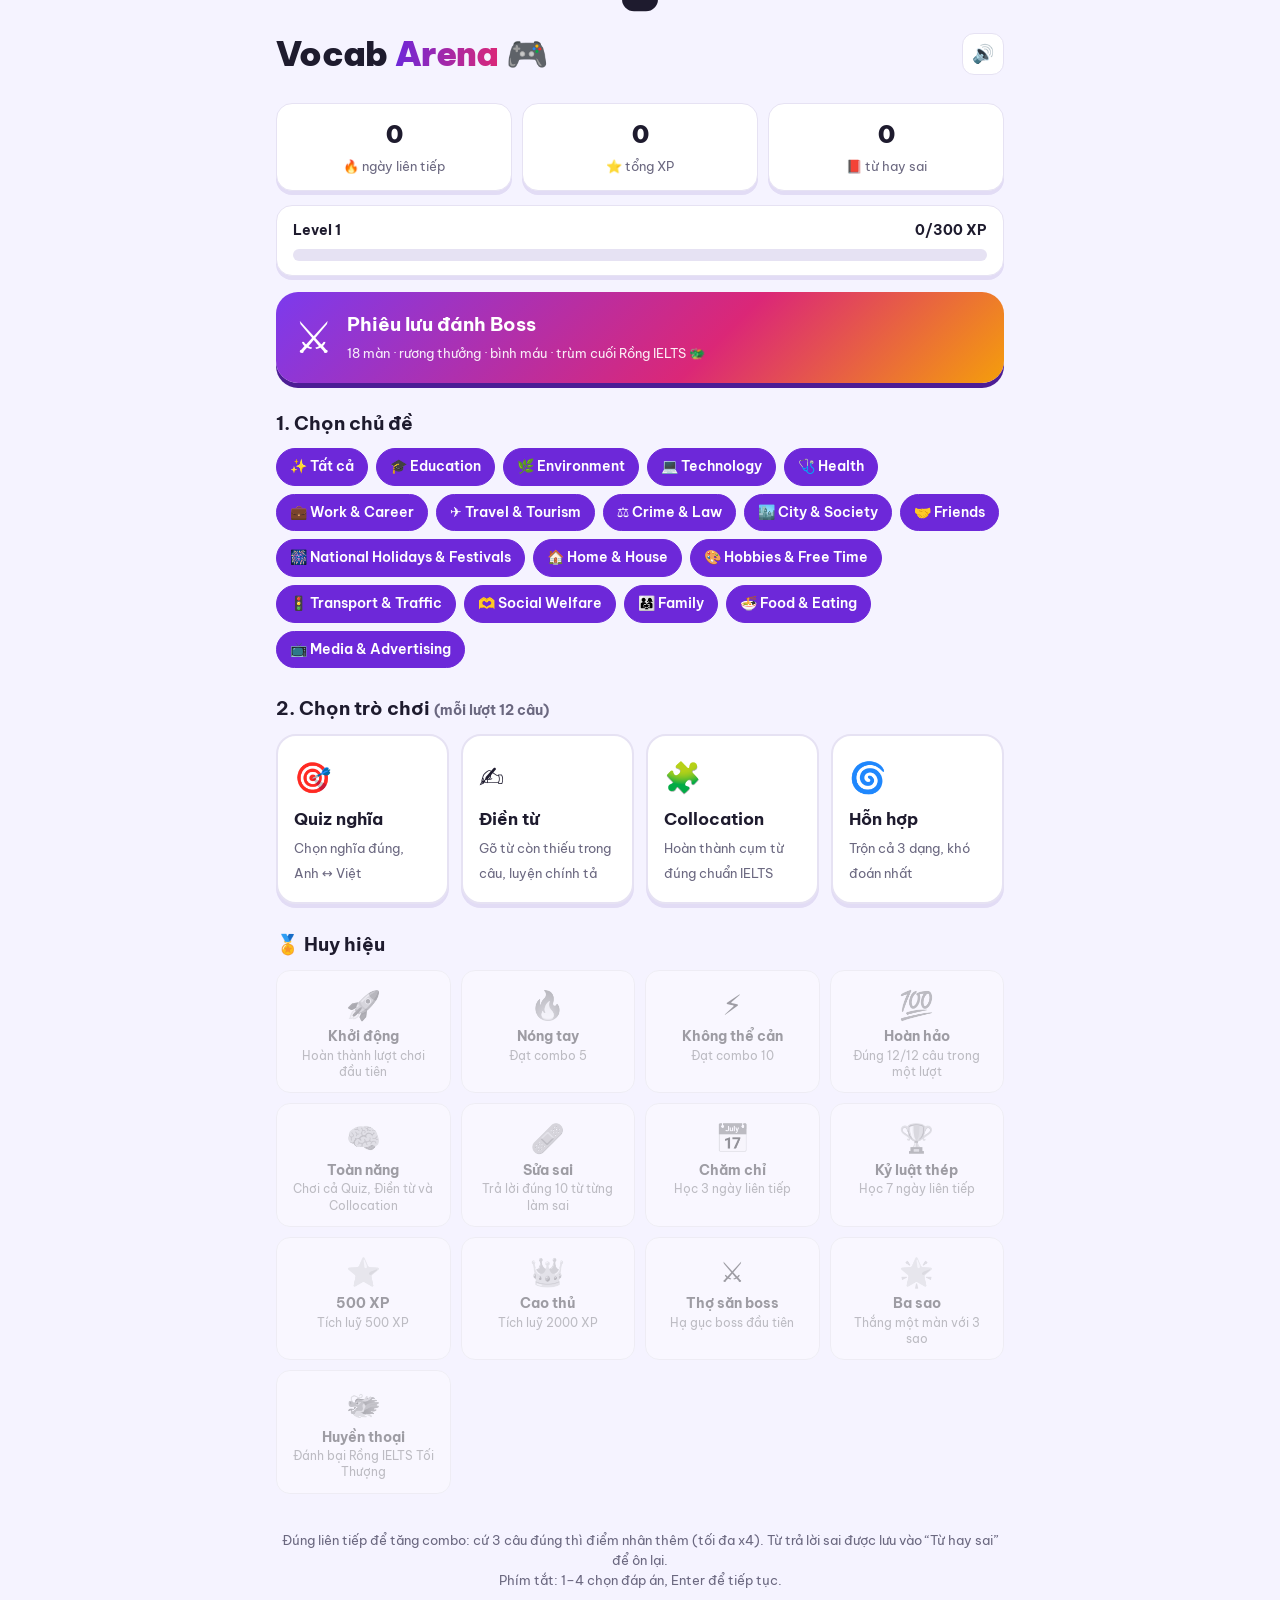
<file: ielts-vocab-games.html>
<!doctype html>
<html lang="vi">
<head>
<meta charset="utf-8">
<meta name="viewport" content="width=device-width, initial-scale=1">
<title>Vocab Arena</title>
<link href="https://fonts.googleapis.com/css2?family=Be+Vietnam+Pro:wght@400;500;600;700;800;900&display=swap" rel="stylesheet">
<style>
:root{
  --bg:#f5f3ff; --card:#ffffff; --ink:#1e1b2e; --muted:#6b6880; --line:#e6e2f3;
  --accent:#6d28d9; --accent-soft:#ede7fd; --pink:#db2777; --yellow:#f59e0b; --yellow-soft:#fef3c7;
  --good:#16a34a; --good-soft:#dcfce7; --bad:#dc2626; --bad-soft:#fee2e2; --shadow:0 4px 0 #e2dcf5;
}
@media (prefers-color-scheme: dark){
  :root:not([data-theme="light"]){
    --bg:#13111c; --card:#1d1a2a; --ink:#efecf8; --muted:#a39fb8; --line:#2f2b40;
    --accent:#a78bfa; --accent-soft:#2a2245; --pink:#f472b6; --yellow:#fbbf24; --yellow-soft:#3a2e12;
    --good:#4ade80; --good-soft:#143224; --bad:#f87171; --bad-soft:#3b1717; --shadow:0 4px 0 #0b0a12;
  }
}
:root[data-theme="dark"]{
  --bg:#13111c; --card:#1d1a2a; --ink:#efecf8; --muted:#a39fb8; --line:#2f2b40;
  --accent:#a78bfa; --accent-soft:#2a2245; --pink:#f472b6; --yellow:#fbbf24; --yellow-soft:#3a2e12;
  --good:#4ade80; --good-soft:#143224; --bad:#f87171; --bad-soft:#3b1717; --shadow:0 4px 0 #0b0a12;
}
*{box-sizing:border-box}
body{margin:0;background:var(--bg);color:var(--ink);font-family:"Be Vietnam Pro",system-ui,sans-serif;line-height:1.55;font-size:16px;overflow-x:hidden}
.wrap{max-width:760px;margin:0 auto;padding:0 16px 60px}
button{font:inherit;color:inherit;cursor:pointer}
.screen{display:none}.screen.show{display:block;animation:fade .25s}
@keyframes fade{from{opacity:0;transform:translateY(6px)}to{opacity:1;transform:none}}
header{padding:28px 0 8px;display:flex;justify-content:space-between;align-items:center;gap:12px}
.logo{font-weight:900;font-size:clamp(26px,6vw,34px);letter-spacing:-.02em}
.logo span{background:linear-gradient(90deg,var(--accent),var(--pink));-webkit-background-clip:text;background-clip:text;color:transparent}
.icon-btn{border:1px solid var(--line);background:var(--card);border-radius:12px;width:42px;height:42px;font-size:18px}
.stats{display:grid;grid-template-columns:repeat(3,1fr);gap:10px;margin:14px 0}
.stat{background:var(--card);border:1px solid var(--line);border-radius:16px;padding:12px;text-align:center;box-shadow:var(--shadow)}
.stat b{display:block;font-size:24px;font-weight:900}
.stat small{color:var(--muted);font-size:13px}
.level{background:var(--card);border:1px solid var(--line);border-radius:16px;padding:14px 16px;box-shadow:var(--shadow)}
.level .row{display:flex;justify-content:space-between;font-weight:700;font-size:14px}
.bar{height:12px;background:var(--line);border-radius:999px;overflow:hidden;margin-top:8px}
.bar i{display:block;height:100%;width:0;background:linear-gradient(90deg,var(--accent),var(--pink));border-radius:999px;transition:width .4s}
h2{font-size:19px;margin:26px 0 10px}
.chips{display:flex;flex-wrap:wrap;gap:8px}
.chip{border:1px solid var(--line);background:var(--card);border-radius:999px;padding:7px 13px;font-size:14px;font-weight:600}
.chip.on{background:var(--accent);border-color:var(--accent);color:#fff}
.chip.wrongbank.on{background:var(--pink);border-color:var(--pink)}
.modes{display:grid;grid-template-columns:repeat(auto-fit,minmax(160px,1fr));gap:12px}
.mode{border:2px solid var(--line);background:var(--card);border-radius:20px;padding:18px 16px;text-align:left;box-shadow:var(--shadow);transition:transform .1s}
.mode:hover{transform:translateY(-2px);border-color:var(--accent)}
.mode:active{transform:translateY(2px);box-shadow:none}
.mode .e{font-size:30px}
.mode b{display:block;font-size:17px;margin:6px 0 2px}
.mode span{color:var(--muted);font-size:13px}
.badges{display:grid;grid-template-columns:repeat(auto-fill,minmax(140px,1fr));gap:10px}
.badge{background:var(--card);border:1px solid var(--line);border-radius:14px;padding:12px;text-align:center}
.badge .e{font-size:28px}
.badge b{display:block;font-size:14px}
.badge small{color:var(--muted);font-size:12px;line-height:1.35;display:block}
.badge.locked{opacity:.4;filter:grayscale(1)}
/* game */
.topbar{display:flex;align-items:center;gap:10px;padding:20px 0 10px}
.topbar .bar{flex:1;margin:0}
.quit{border:0;background:transparent;font-size:22px;color:var(--muted);padding:4px}
.hud{display:flex;justify-content:space-between;align-items:center;margin:4px 0 14px;font-weight:700}
.combo{background:var(--yellow-soft);color:var(--yellow);padding:4px 12px;border-radius:999px;font-size:14px;transition:transform .15s}
.combo.pop{transform:scale(1.25)}
.score{font-size:20px;font-weight:900}
.qcard{background:var(--card);border:1px solid var(--line);border-radius:22px;padding:24px 20px;box-shadow:var(--shadow);text-align:center}
.qtype{font-size:12px;font-weight:800;letter-spacing:.08em;text-transform:uppercase;color:var(--pink)}
.qmain{font-size:clamp(24px,6vw,32px);font-weight:900;margin:10px 0 4px;word-break:break-word}
.qmain.sentence{font-size:clamp(18px,4.5vw,21px);font-weight:600;line-height:1.6}
.blank{display:inline-block;min-width:80px;border-bottom:3px solid var(--accent);color:var(--accent)}
.qsub{color:var(--muted);font-size:15px}
.qhint{margin-top:10px;font-size:14px;color:var(--muted)}
.opts{display:grid;gap:10px;margin-top:16px}
.opt{border:2px solid var(--line);background:var(--card);border-radius:16px;padding:14px 16px;text-align:left;font-weight:600;font-size:16px;box-shadow:var(--shadow);display:flex;gap:12px;align-items:center}
.opt .k{flex:0 0 26px;height:26px;border-radius:8px;border:1px solid var(--line);display:grid;place-items:center;font-size:13px;color:var(--muted)}
.opt:hover:not(:disabled){border-color:var(--accent)}
.opt.right{border-color:var(--good);background:var(--good-soft)}
.opt.wrong{border-color:var(--bad);background:var(--bad-soft);animation:shake .35s}
@keyframes shake{25%{transform:translateX(-6px)}75%{transform:translateX(6px)}}
.type{display:flex;gap:8px;margin-top:16px}
.type input{flex:1;min-width:0;border:2px solid var(--line);background:var(--card);color:var(--ink);border-radius:14px;padding:13px 14px;font:inherit;font-size:17px;font-weight:600}
.type input:focus{outline:none;border-color:var(--accent)}
.type input.right{border-color:var(--good);background:var(--good-soft)}
.type input.wrong{border-color:var(--bad);background:var(--bad-soft);animation:shake .35s}
.btn{border:0;background:var(--accent);color:#fff;border-radius:14px;padding:13px 20px;font-weight:800;box-shadow:0 4px 0 color-mix(in srgb,var(--accent) 60%,#000)}
.btn:active{transform:translateY(3px);box-shadow:none}
.btn.ghost{background:var(--card);color:var(--ink);border:1px solid var(--line);box-shadow:var(--shadow)}
.feedback{margin-top:14px;border-radius:18px;padding:16px;display:none;text-align:left}
.feedback.show{display:block;animation:fade .2s}
.feedback.ok{background:var(--good-soft)}
.feedback.no{background:var(--bad-soft)}
.feedback .t{font-weight:900;font-size:18px}
.feedback.ok .t{color:var(--good)} .feedback.no .t{color:var(--bad)}
.feedback .ex{margin-top:6px;font-size:15px}
.feedback .ex b{color:var(--accent)}
.feedback .btn{width:100%;margin-top:12px}
.plus{position:fixed;font-weight:900;color:var(--yellow);font-size:22px;pointer-events:none;animation:float 0.9s forwards;z-index:30}
@keyframes float{to{transform:translateY(-60px);opacity:0}}
/* result */
.result{text-align:center;padding-top:30px}
.result .big{font-size:64px;line-height:1}
.result h1{font-size:30px;margin:10px 0 4px}
.rgrid{display:grid;grid-template-columns:repeat(3,1fr);gap:10px;margin:20px 0}
.review{text-align:left}
.review .it{background:var(--card);border:1px solid var(--line);border-radius:14px;padding:10px 14px;margin-bottom:8px}
.review .it b{color:var(--accent)}
.actions{display:flex;gap:10px;justify-content:center;flex-wrap:wrap;margin-top:18px}
/* toast & confetti */
.toast{position:fixed;left:50%;top:16px;transform:translateX(-50%) translateY(-120%);background:var(--ink);color:var(--bg);padding:12px 18px;border-radius:14px;font-weight:700;z-index:40;transition:transform .35s;max-width:calc(100% - 32px);text-align:center}
.toast.show{transform:translateX(-50%) translateY(0)}
.cf{position:fixed;top:-12px;width:9px;height:14px;border-radius:2px;z-index:35;pointer-events:none;animation:fall linear forwards}
@keyframes fall{to{transform:translateY(105vh) rotate(720deg)}}
.empty{color:var(--muted);font-size:14px}
footer{color:var(--muted);font-size:13px;text-align:center;margin-top:36px}
/* ===== boss adventure ===== */
.adv{display:flex;align-items:center;gap:14px;width:100%;margin-top:16px;border:0;border-radius:22px;padding:18px;text-align:left;color:#fff;background:linear-gradient(135deg,#7c3aed,#db2777 60%,#f59e0b);box-shadow:0 5px 0 #4c1d95;transition:transform .1s}
.adv:hover{transform:translateY(-2px)}.adv:active{transform:translateY(3px);box-shadow:none}
.adv .e{font-size:44px;line-height:1}.adv b{font-size:19px;display:block}.adv span{font-size:13px;opacity:.92}
.mapbar{display:flex;gap:8px;flex-wrap:wrap;margin:6px 0}
.pill{background:var(--card);border:1px solid var(--line);border-radius:999px;padding:6px 12px;font-weight:700;font-size:14px}
.stages{display:grid;grid-template-columns:repeat(auto-fill,minmax(150px,1fr));gap:12px}
.stage{border:2px solid var(--line);background:var(--card);border-radius:18px;padding:14px 10px;text-align:center;box-shadow:var(--shadow)}
.stage .e{font-size:40px;line-height:1.15}
.stage b{display:block;font-size:14px;margin-top:6px;line-height:1.3}
.stage small{display:block;color:var(--muted);font-size:12px;line-height:1.4}
.stage .stars{color:var(--yellow);letter-spacing:2px;font-size:16px}
.stage.locked{opacity:.45;cursor:not-allowed}
.stage.final{grid-column:1/-1;background:linear-gradient(135deg,var(--accent-soft),var(--yellow-soft))}
.stage:not(.locked):hover{border-color:var(--accent)}
.stage.cur{border-color:var(--pink);animation:glow 1.6s ease-in-out infinite}
@keyframes glow{50%{box-shadow:0 0 0 4px color-mix(in srgb,var(--pink) 30%,transparent)}}
.shop{display:grid;gap:10px}
.shopit{display:flex;align-items:center;gap:12px;background:var(--card);border:1px solid var(--line);border-radius:16px;padding:12px 14px}
.shopit .e{font-size:28px}.shopit>div{flex:1;min-width:0}.shopit small{color:var(--muted);display:block;font-size:13px}
.shopit .btn{padding:9px 14px;font-size:14px;white-space:nowrap}
.btn:disabled{opacity:.4;cursor:not-allowed}
.arena{background:linear-gradient(180deg,var(--accent-soft),var(--card));border:1px solid var(--line);border-radius:24px;padding:16px;position:relative;overflow:hidden}
.bossrow,.merow{display:flex;align-items:center;gap:14px}
.merow{margin-top:14px}
.boss{font-size:76px;line-height:1;animation:bob 2s ease-in-out infinite;flex:0 0 auto}
@keyframes bob{50%{transform:translateY(-6px)}}
.boss.hit{animation:hit .4s}
@keyframes hit{0%{filter:brightness(3)}20%{transform:translateX(-10px) rotate(-8deg)}40%{transform:translateX(10px) rotate(8deg)}60%{transform:translateX(-6px)}100%{transform:none;filter:none}}
.boss.atk{animation:lunge .45s}
@keyframes lunge{40%{transform:scale(1.35) translateY(16px)}100%{transform:none}}
.boss.dead{animation:die .9s forwards}
@keyframes die{to{transform:scale(0) rotate(360deg);opacity:0}}
.boss.enraged{filter:drop-shadow(0 0 12px #ef4444)}
.me{font-size:38px;flex:0 0 auto}
.me.hurt{animation:shake .35s}
.binfo{flex:1;min-width:0}
.binfo b{font-size:16px}
.tag{font-size:11px;font-weight:800;background:var(--bad);color:#fff;padding:2px 8px;border-radius:999px;margin-left:6px;display:none;vertical-align:middle}
.tag.show{display:inline-block}
.hpbar{height:14px;background:var(--line);border-radius:999px;overflow:hidden;margin-top:6px}
.hpbar i{display:block;height:100%;border-radius:999px;transition:width .4s}
.boss-hp i{background:linear-gradient(90deg,#ef4444,#f97316)}
.me-hp i{background:linear-gradient(90deg,#22c55e,#84cc16)}
.hptxt{font-size:12px;font-weight:700;color:var(--muted);margin-top:2px}
.bubble{background:var(--card);border:1px solid var(--line);border-radius:12px;padding:6px 10px;font-size:13px;margin-top:8px;font-style:italic}
.status{font-size:16px}
.items{display:flex;gap:8px;margin:12px 0;overflow-x:auto;padding-bottom:4px}
.itm{flex:1 0 auto;border:1px solid var(--line);background:var(--card);border-radius:14px;padding:8px 12px;font-weight:800;font-size:15px;box-shadow:var(--shadow)}
.itm:disabled{opacity:.35;cursor:not-allowed}
.itm small{display:block;font-size:11px;font-weight:600;color:var(--muted)}
.timer{height:7px;background:var(--line);border-radius:999px;overflow:hidden;margin-top:12px}
.timer i{display:block;height:100%;background:var(--yellow);width:100%}
.timer i.low{background:var(--bad)}
.dmg{position:absolute;font-weight:900;font-size:28px;pointer-events:none;animation:float 1s forwards;z-index:5;text-shadow:0 2px 0 rgba(0,0,0,.25)}
.flash{position:fixed;inset:0;background:#ef4444;opacity:0;pointer-events:none;z-index:30;transition:opacity .15s}
.flash.on{opacity:.28}
.diff{font-size:12px;font-weight:700;color:var(--muted);margin-top:4px}
.opt.gone{opacity:.2;pointer-events:none}
.chest{font-size:110px;line-height:1;border:0;background:transparent;animation:wobble 1.2s ease-in-out infinite;margin:14px auto 0;display:block}
.chest.gold{filter:drop-shadow(0 0 18px #f59e0b)}
@keyframes wobble{25%{transform:rotate(-8deg)}75%{transform:rotate(8deg)}}
.chest.open{animation:pop .45s forwards}
@keyframes pop{50%{transform:scale(1.4)}100%{transform:scale(0);opacity:0}}
.rewards{display:flex;flex-wrap:wrap;gap:10px;justify-content:center;margin:14px 0}
.reward{background:var(--card);border:2px solid var(--yellow);border-radius:16px;padding:12px 14px;min-width:96px;text-align:center;animation:fade .4s backwards;font-weight:800}
.reward .e{font-size:32px;display:block}
.bigstars{font-size:40px;color:var(--yellow);letter-spacing:6px}
.bigstars .off{color:var(--line)}
</style>
</head>
<body>
<div class="toast" id="toast"></div>
<div class="wrap">

<!-- HOME -->
<div class="screen show" id="home">
  <header>
    <div class="logo">Vocab <span>Arena</span> 🎮</div>
    <button class="icon-btn" id="soundBtn" title="Âm thanh">🔊</button>
  </header>
  <div class="stats">
    <div class="stat"><b id="sStreak">0</b><small>🔥 ngày liên tiếp</small></div>
    <div class="stat"><b id="sXp">0</b><small>⭐ tổng XP</small></div>
    <div class="stat"><b id="sWrong">0</b><small>📕 từ hay sai</small></div>
  </div>
  <div class="level">
    <div class="row"><span id="lvName">Level 1</span><span id="lvNext"></span></div>
    <div class="bar"><i id="lvBar"></i></div>
  </div>
  <button class="adv" id="advBtn"><div class="e">⚔️</div><div><b>Phiêu lưu đánh Boss</b><span>18 màn · rương thưởng · bình máu · trùm cuối Rồng IELTS 🐲</span></div></button>

  <h2>1. Chọn chủ đề</h2>
  <div class="chips" id="chips"></div>

  <h2>2. Chọn trò chơi <small class="empty">(mỗi lượt 12 câu)</small></h2>
  <div class="modes">
    <button class="mode" data-mode="quiz"><div class="e">🎯</div><b>Quiz nghĩa</b><span>Chọn nghĩa đúng, Anh ↔ Việt</span></button>
    <button class="mode" data-mode="fill"><div class="e">✍️</div><b>Điền từ</b><span>Gõ từ còn thiếu trong câu, luyện chính tả</span></button>
    <button class="mode" data-mode="col"><div class="e">🧩</div><b>Collocation</b><span>Hoàn thành cụm từ đúng chuẩn IELTS</span></button>
    <button class="mode" data-mode="mix"><div class="e">🌀</div><b>Hỗn hợp</b><span>Trộn cả 3 dạng, khó đoán nhất</span></button>
  </div>

  <h2>🏅 Huy hiệu</h2>
  <div class="badges" id="badges"></div>
  <footer>Đúng liên tiếp để tăng combo: cứ 3 câu đúng thì điểm nhân thêm (tối đa x4). Từ trả lời sai được lưu vào “Từ hay sai” để ôn lại.<br>Phím tắt: 1–4 chọn đáp án, Enter để tiếp tục.</footer>
</div>

<!-- GAME -->
<div class="screen" id="game">
  <div class="topbar"><button class="quit" id="quit" title="Thoát">✕</button><div class="bar"><i id="gBar"></i></div></div>
  <div class="hud"><span class="combo" id="combo">🔥 Combo 0 · x1</span><span class="score" id="score">0</span></div>
  <div class="qcard">
    <div class="qtype" id="qType"></div>
    <div class="qmain" id="qMain"></div>
    <div class="qsub" id="qSub"></div>
    <div class="qhint" id="qHint"></div>
  </div>
  <div class="opts" id="opts"></div>
  <form class="type" id="typeForm" style="display:none" autocomplete="off">
    <input id="typeIn" placeholder="Gõ đáp án..." autocapitalize="off" spellcheck="false">
    <button class="btn" type="submit">Kiểm tra</button>
  </form>
  <div style="text-align:center;margin-top:10px"><button class="btn ghost" id="skip" style="display:none">Bỏ qua 🤷</button></div>
  <div class="feedback" id="fb"><div class="t" id="fbT"></div><div id="fbA"></div><div class="ex" id="fbEx"></div><button class="btn" id="next">Tiếp tục →</button></div>
</div>

<!-- RESULT -->
<div class="screen" id="result">
  <div class="result">
    <div class="big" id="rEmoji">🎉</div>
    <h1 id="rTitle"></h1>
    <div class="empty" id="rSub"></div>
    <div class="rgrid">
      <div class="stat"><b id="rScore">0</b><small>điểm</small></div>
      <div class="stat"><b id="rAcc">0</b><small>câu đúng</small></div>
      <div class="stat"><b id="rCombo">0</b><small>combo cao nhất</small></div>
    </div>
  </div>
  <div class="review" id="review"></div>
  <div class="actions"><button class="btn" id="again">Chơi lại 🔁</button><button class="btn ghost" id="toHome">Về trang chủ</button></div>
</div>

<!-- MAP -->
<div class="screen" id="map">
  <div class="topbar"><button class="quit" id="mapBack" title="Về trang chủ">←</button><div class="logo" style="font-size:24px">⚔️ <span>Phiêu lưu</span></div></div>
  <div class="mapbar" id="mapbar"></div>
  <h2>🗺️ Chọn màn</h2>
  <div class="stages" id="stages"></div>
  <h2>🏪 Cửa hàng</h2>
  <div class="shop" id="shop"></div>
  <footer>Trả lời đúng để tấn công boss. Câu càng khó, sát thương càng cao: 🎯 Quiz 20 · 🧩 Collocation 26 · ✍️ Điền từ 36. Đúng liên tiếp thì sát thương tăng thêm (tối đa +50%).<br>Trả lời sai hoặc hết giờ thì boss đánh lại. Boss dưới 30% máu sẽ nổi điên và đánh mạnh hơn!</footer>
</div>

<!-- BATTLE -->
<div class="screen" id="battle">
  <div class="topbar"><button class="quit" id="bQuit" title="Thoát">✕</button><b id="bStage" style="flex:1;font-size:15px"></b><span class="combo" id="bCombo">🔥 0</span></div>
  <div class="arena" id="arena">
    <div class="bossrow"><div class="boss" id="bossE"></div><div class="binfo"><b id="bossN"></b><span class="tag" id="rageTag">😡 NỔI ĐIÊN</span>
      <div class="hpbar boss-hp"><i id="bossBar"></i></div><div class="hptxt" id="bossTxt"></div>
      <div class="bubble" id="bubble"></div></div></div>
    <div class="merow"><div class="me" id="meE">🧑‍🎓</div><div class="binfo"><b>Bạn</b> <span class="status" id="meStatus"></span>
      <div class="hpbar me-hp"><i id="meBar"></i></div><div class="hptxt" id="meTxt"></div></div></div>
  </div>
  <div class="items" id="items"></div>
  <div class="qcard">
    <div class="qtype" id="bqType"></div><div class="diff" id="bqDiff"></div>
    <div class="qmain" id="bqMain"></div><div class="qsub" id="bqSub"></div><div class="qhint" id="bqHint"></div>
    <div class="timer"><i id="tBar"></i></div>
  </div>
  <div class="opts" id="bOpts"></div>
  <form class="type" id="bForm" style="display:none" autocomplete="off"><input id="bIn" placeholder="Gõ đáp án..." autocapitalize="off" spellcheck="false"><button class="btn" type="submit">Tấn công ⚔️</button></form>
  <div class="feedback" id="bFb"><div class="t" id="bFbT"></div><div id="bFbA"></div><div class="ex" id="bFbEx"></div><button class="btn" id="bNext">Tiếp tục →</button></div>
</div>
<div class="flash" id="flash"></div>

<!-- VICTORY -->
<div class="screen" id="victory"><div class="result">
  <div class="big">🏆</div><h1 id="vTitle"></h1><div class="bigstars" id="vStars"></div><div class="empty" id="vSub"></div>
  <button class="chest" id="chest">🎁</button><div class="empty" id="chestHint">Chạm vào rương để mở!</div>
  <div class="rewards" id="rewards"></div>
  <div class="actions" id="vActions" style="display:none"><button class="btn" id="vNext">Màn tiếp theo ▶</button><button class="btn ghost" id="vMap">Bản đồ 🗺️</button></div>
</div></div>

<!-- DEFEAT -->
<div class="screen" id="defeat">
  <div class="result"><div class="big">💀</div><h1>Bạn đã gục ngã...</h1><div class="empty" id="dSub"></div></div>
  <div class="review" id="dReview"></div>
  <div class="actions"><button class="btn" id="dRetry">Thử lại 🔁</button><button class="btn ghost" id="dMap">Bản đồ 🗺️</button></div>
</div>
</div>

<script>
const DATA = [
{name:"🎓 Education", words:[
["curriculum","n","chương trình học","The national curriculum includes compulsory science lessons."],
["tuition","n","học phí","Tuition at private universities can be extremely expensive."],
["literacy","n","khả năng đọc viết","Literacy rates have risen sharply in rural areas."],
["compulsory","adj","bắt buộc","Education is compulsory until the age of 16 in many countries."],
["academic","adj","thuộc về học thuật","She has an excellent academic record."],
["assessment","n","sự đánh giá","Continuous assessment reduces exam pressure on students."],
["discipline","n","kỷ luật","Teachers often struggle to maintain discipline in large classes."],
["enrol","v","ghi danh, đăng ký học","More adults are enrolling in online courses."],
["graduate","n/v","người tốt nghiệp; tốt nghiệp","Many graduates find it difficult to get a job immediately."],
["scholarship","n","học bổng","He won a scholarship to study in Australia."],
["vocational","adj","thuộc về nghề nghiệp","Vocational training prepares students for specific jobs."],
["memorise","v","ghi nhớ, học thuộc","Students often memorise facts without really understanding them."],
["motivate","v","tạo động lực","Good teachers know how to motivate their students."],
["syllabus","n","đề cương môn học","The syllabus covers both theory and practical work."],
["undergraduate","n","sinh viên đại học (chưa tốt nghiệp)","Undergraduates usually study for three or four years."],
["qualification","n","bằng cấp, chứng chỉ","A university qualification is required for this position."],
["peer","n","bạn đồng trang lứa","Children learn a great deal from their peers."],
["extracurricular","adj","ngoại khoá","Extracurricular activities help students develop social skills."],
["lecture","n","bài giảng","The lecture was recorded so that students could watch it later."],
["analytical","adj","có tính phân tích","Science subjects help develop analytical skills."]],
cols:[
["acquire knowledge","tiếp thu kiến thức","Reading widely is one of the best ways to acquire knowledge."],
["pursue higher education","theo đuổi học lên cao","More women are choosing to pursue higher education."],
["drop out of school","bỏ học","Financial problems force some teenagers to drop out of school."],
["gain practical experience","tích luỹ kinh nghiệm thực tế","Internships allow students to gain practical experience."],
["attend classes","đi học, dự lớp","Students who attend classes regularly tend to get better results."],
["sit an exam","tham gia một kỳ thi","She is going to sit the exam next month."],
["a well-rounded education","nền giáo dục toàn diện","Schools should provide a well-rounded education, not just exam preparation."],
["rote learning","học vẹt","Rote learning does little to encourage creativity."],
["learn by heart","học thuộc lòng","We had to learn the poem by heart."],
["develop critical thinking","phát triển tư duy phản biện","Debating helps young people develop critical thinking."],
["academic performance","kết quả học tập","Lack of sleep can have a negative effect on academic performance."],
["distance learning","học từ xa","Distance learning is ideal for people who work full-time."],
["a heavy workload","khối lượng bài vở nặng","Many students complain about a heavy workload."],
["fall behind","bị tụt lại phía sau","Students who miss lessons may fall behind their classmates."],
["meet a deadline","kịp thời hạn","You must meet the deadline for submitting your essay."]]},

{name:"🌿 Environment", words:[
["pollution","n","sự ô nhiễm","Air pollution is a serious problem in many large cities."],
["emission","n","khí thải","Factories must reduce their emissions of harmful gases."],
["deforestation","n","nạn phá rừng","Deforestation destroys the homes of countless animals."],
["biodiversity","n","đa dạng sinh học","Coral reefs have extremely high biodiversity."],
["sustainable","adj","bền vững","We need a more sustainable way of producing food."],
["renewable","adj","có thể tái tạo","Solar and wind are renewable sources of energy."],
["contaminate","v","làm nhiễm bẩn","Chemicals from farms can contaminate drinking water."],
["endangered","adj","có nguy cơ tuyệt chủng","The tiger is an endangered species."],
["habitat","n","môi trường sống","Many animals are losing their natural habitat."],
["conservation","n","sự bảo tồn","The government has launched a wildlife conservation project."],
["recycle","v","tái chế","Households are encouraged to recycle paper and glass."],
["landfill","n","bãi chôn lấp rác","Most plastic waste ends up in landfill."],
["drought","n","hạn hán","The region has suffered from severe drought this year."],
["ecosystem","n","hệ sinh thái","Pollution can damage the delicate balance of an ecosystem."],
["extinction","n","sự tuyệt chủng","Thousands of species are facing extinction."],
["pesticide","n","thuốc trừ sâu","Excessive use of pesticides harms bees."],
["degrade","v","làm suy thoái","Overgrazing has degraded the soil in this area."],
["toxic","adj","độc hại","The river was polluted with toxic waste."],
["waste","n","rác thải; sự lãng phí","Cities produce millions of tonnes of waste every year."],
["flood","n/v","lũ lụt; làm ngập","Rising sea levels increase the risk of floods in coastal areas."]],
cols:[
["reduce carbon emissions","giảm khí thải carbon","Countries have agreed to reduce carbon emissions by 2030."],
["combat climate change","chống biến đổi khí hậu","International cooperation is essential to combat climate change."],
["protect endangered species","bảo vệ các loài có nguy cơ tuyệt chủng","Stricter laws are needed to protect endangered species."],
["renewable energy sources","các nguồn năng lượng tái tạo","Investing in renewable energy sources creates new jobs."],
["raise public awareness","nâng cao nhận thức cộng đồng","Campaigns can raise public awareness of plastic pollution."],
["take drastic measures","áp dụng biện pháp mạnh","Governments must take drastic measures to cut pollution."],
["pose a serious threat to","gây ra mối đe doạ nghiêm trọng cho","Rising temperatures pose a serious threat to marine life."],
["fossil fuels","nhiên liệu hoá thạch","Burning fossil fuels releases large amounts of carbon dioxide."],
["global warming","sự nóng lên toàn cầu","Global warming is causing polar ice to melt."],
["deplete natural resources","làm cạn kiệt tài nguyên thiên nhiên","Overfishing is rapidly depleting natural resources."],
["single-use plastics","nhựa dùng một lần","Several countries have banned single-use plastics."],
["environmentally friendly","thân thiện với môi trường","Cycling is an environmentally friendly way to travel."],
["air quality","chất lượng không khí","Air quality in the capital has improved slightly."],
["carbon footprint","lượng khí thải carbon (dấu chân carbon)","Eating less meat can reduce your carbon footprint."],
["natural disasters","thảm hoạ thiên nhiên","Climate change makes natural disasters more frequent."]]},

{name:"💻 Technology", words:[
["innovation","n","sự đổi mới, sáng tạo","Technological innovation has transformed the way we work."],
["device","n","thiết bị","Most teenagers own at least one electronic device."],
["automation","n","sự tự động hoá","Automation may replace many factory jobs."],
["digital","adj","kỹ thuật số","Libraries are converting old books into digital formats."],
["gadget","n","đồ công nghệ nhỏ","He loves buying the latest gadgets."],
["software","n","phần mềm","The company developed software to manage customer data."],
["breakthrough","n","bước đột phá","Scientists have made a major breakthrough in battery technology."],
["cyberbullying","n","bắt nạt qua mạng","Schools are taking steps to prevent cyberbullying."],
["privacy","n","sự riêng tư","Many users are worried about their online privacy."],
["addicted","adj","nghiện","Some children are addicted to video games."],
["obsolete","adj","lỗi thời","Smartphones quickly become obsolete."],
["user-friendly","adj","dễ sử dụng","The new app is simple and user-friendly."],
["algorithm","n","thuật toán","Social media algorithms decide which posts we see."],
["surveillance","n","sự giám sát","Surveillance cameras have been installed in the city centre."],
["hacker","n","tin tặc","Hackers stole the personal details of millions of customers."],
["network","n","mạng lưới","The mobile network was down for several hours."],
["interact","v","tương tác","People now interact more online than in person."],
["virtual","adj","ảo","Virtual meetings save time and travel costs."],
["revolutionise","v","cách mạng hoá","The internet has revolutionised communication."],
["dependence","n","sự phụ thuộc","Our dependence on technology continues to grow."]],
cols:[
["technological advances","những tiến bộ công nghệ","Technological advances have made life more convenient."],
["rely heavily on","phụ thuộc nhiều vào","Modern businesses rely heavily on the internet."],
["have access to the internet","có thể truy cập internet","Millions of people still do not have access to the internet."],
["social media platforms","các nền tảng mạng xã hội","Young people spend hours on social media platforms every day."],
["a double-edged sword","con dao hai lưỡi","Technology is a double-edged sword: it helps us but also distracts us."],
["keep up with the latest technology","bắt kịp công nghệ mới nhất","Older people sometimes find it hard to keep up with the latest technology."],
["artificial intelligence","trí tuệ nhân tạo","Artificial intelligence is being used to diagnose diseases."],
["invade someone's privacy","xâm phạm quyền riêng tư","Some apps invade users' privacy by collecting their data."],
["screen time","thời gian dùng màn hình","Parents should limit their children's screen time."],
["cutting-edge technology","công nghệ tiên tiến nhất","The hospital uses cutting-edge technology for surgery."],
["digital literacy","kỹ năng sử dụng công nghệ số","Digital literacy should be taught in primary schools."],
["spread misinformation","lan truyền thông tin sai lệch","Fake accounts are often used to spread misinformation."],
["remote working","làm việc từ xa","Remote working became common after the pandemic."],
["face-to-face interaction","giao tiếp trực tiếp","Online chatting cannot replace face-to-face interaction."],
["online shopping","mua sắm trực tuyến","Online shopping has hurt many small local stores."]]},

{name:"🩺 Health", words:[
["obesity","n","bệnh béo phì","Childhood obesity is increasing in many developed countries."],
["nutrition","n","dinh dưỡng","Good nutrition is essential for children's growth."],
["diet","n","chế độ ăn","A diet high in sugar can lead to health problems."],
["sedentary","adj","ít vận động","Office workers often have sedentary jobs."],
["chronic","adj","mãn tính","Diabetes is a chronic disease that requires long-term care."],
["epidemic","n","dịch bệnh","The country is facing an obesity epidemic."],
["symptom","n","triệu chứng","Fever and cough are common symptoms of flu."],
["diagnose","v","chẩn đoán","Doctors can now diagnose cancer at an earlier stage."],
["prescription","n","đơn thuốc","This medicine is only available with a prescription."],
["vaccine","n","vắc-xin","The vaccine protects children against measles."],
["immune","adj","miễn dịch","Regular exercise can strengthen the immune system."],
["disease","n","bệnh tật","Heart disease is a leading cause of death worldwide."],
["longevity","n","tuổi thọ, sự sống lâu","A healthy diet is linked to longevity."],
["hygiene","n","vệ sinh","Poor hygiene helps diseases spread quickly."],
["stress","n","căng thẳng","Long working hours can cause high levels of stress."],
["fatigue","n","sự mệt mỏi","Lack of sleep leads to fatigue and poor concentration."],
["therapy","n","liệu pháp điều trị","She is receiving therapy for her back injury."],
["processed","adj","đã qua chế biến","Processed food often contains too much salt."],
["insomnia","n","chứng mất ngủ","Using phones late at night can cause insomnia."],
["recover","v","hồi phục","It took him six weeks to recover from the operation."]],
cols:[
["lead a healthy lifestyle","sống lành mạnh","It is never too late to start leading a healthy lifestyle."],
["a balanced diet","chế độ ăn cân bằng","A balanced diet includes plenty of fruit and vegetables."],
["take regular exercise","tập thể dục thường xuyên","Doctors advise everyone to take regular exercise."],
["junk food","đồ ăn vặt không lành mạnh","Junk food advertising should be banned during children's TV programmes."],
["a sedentary lifestyle","lối sống ít vận động","A sedentary lifestyle increases the risk of heart disease."],
["life expectancy","tuổi thọ trung bình","Life expectancy has risen thanks to better healthcare."],
["mental health","sức khoẻ tinh thần","Social media can have a negative impact on mental health."],
["put on weight","tăng cân","He put on weight after he stopped playing football."],
["lose weight","giảm cân","Cutting out sugary drinks is an easy way to lose weight."],
["the healthcare system","hệ thống y tế","An ageing population puts pressure on the healthcare system."],
["prevention is better than cure","phòng bệnh hơn chữa bệnh","Prevention is better than cure, so governments should promote healthy habits."],
["suffer from","mắc phải, chịu đựng","Millions of people suffer from depression."],
["burn calories","đốt cháy calo","Swimming is a great way to burn calories."],
["get enough sleep","ngủ đủ giấc","Teenagers need to get enough sleep to concentrate at school."],
["physical activity","hoạt động thể chất","Children should do at least an hour of physical activity a day."]]},

{name:"💼 Work & Career", words:[
["employee","n","nhân viên","The company has over 500 employees."],
["employer","n","người sử dụng lao động","Employers value good communication skills."],
["salary","n","lương (tháng/năm)","She earns a high salary as a software engineer."],
["wage","n","tiền công (theo giờ/tuần)","The minimum wage was increased last year."],
["promotion","n","sự thăng chức","He received a promotion after two years."],
["colleague","n","đồng nghiệp","I get on well with my colleagues."],
["redundant","adj","bị cho thôi việc (do dư thừa)","Hundreds of workers were made redundant when the factory closed."],
["unemployment","n","tình trạng thất nghiệp","Youth unemployment remains a serious issue."],
["productivity","n","năng suất","Flexible hours can increase productivity."],
["freelance","adj","làm tự do","She works as a freelance designer."],
["recruit","v","tuyển dụng","The firm is recruiting new graduates."],
["resign","v","từ chức, nghỉ việc","He resigned because of the long working hours."],
["flexible","adj","linh hoạt","Many parents prefer jobs with flexible hours."],
["incentive","n","sự khuyến khích, ưu đãi","Bonuses are used as an incentive to work harder."],
["workload","n","khối lượng công việc","My workload has doubled since my colleague left."],
["applicant","n","người nộp đơn xin việc","There were over 200 applicants for the position."],
["career","n","sự nghiệp","She wants a career in medicine."],
["retire","v","nghỉ hưu","Most people retire at around 60 or 65."],
["entrepreneur","n","doanh nhân khởi nghiệp","Young entrepreneurs are starting businesses online."],
["internship","n","kỳ thực tập","He did a three-month internship at a bank."]],
cols:[
["job satisfaction","sự hài lòng với công việc","For many people, job satisfaction matters more than salary."],
["work-life balance","cân bằng công việc và cuộc sống","Working from home can improve work-life balance."],
["climb the career ladder","thăng tiến trong sự nghiệp","She is determined to climb the career ladder quickly."],
["apply for a job","nộp đơn xin việc","I applied for a job at an international company."],
["a well-paid job","công việc lương cao","Everyone wants a well-paid job, but few want to work long hours."],
["job security","sự ổn định công việc","Government jobs usually offer greater job security."],
["work overtime","làm thêm giờ","Nurses often have to work overtime."],
["a nine-to-five job","công việc giờ hành chính","He left his nine-to-five job to travel the world."],
["earn a living","kiếm sống","She earns a living by teaching English online."],
["career prospects","triển vọng nghề nghiệp","A second language can improve your career prospects."],
["get promoted","được thăng chức","It took him only two years to get promoted to manager."],
["working conditions","điều kiện làm việc","Workers are protesting about poor working conditions."],
["the job market","thị trường việc làm","The job market is very competitive for new graduates."],
["run a business","điều hành một doanh nghiệp","Running a business requires a lot of time and energy."],
["gain work experience","tích luỹ kinh nghiệm làm việc","Part-time jobs help students gain work experience."]]},

{name:"✈️ Travel & Tourism", words:[
["destination","n","điểm đến","Bali is a popular holiday destination."],
["tourism","n","ngành du lịch","Tourism is the main source of income for the island."],
["itinerary","n","lịch trình","Our itinerary includes three days in Kyoto."],
["accommodation","n","chỗ ở","Accommodation in the city centre is very expensive."],
["sightseeing","n","việc tham quan","We spent the afternoon sightseeing in Rome."],
["landmark","n","địa danh nổi tiếng","The Eiffel Tower is the most famous landmark in Paris."],
["souvenir","n","quà lưu niệm","I bought some souvenirs for my family."],
["heritage","n","di sản","Hoi An is a UNESCO World Heritage Site."],
["exotic","adj","lạ, mang nét ngoại quốc","They wanted to visit somewhere exotic for their honeymoon."],
["crowded","adj","đông đúc","The beaches are very crowded in summer."],
["backpacker","n","khách du lịch bụi","The hostel is popular with backpackers."],
["journey","n","chuyến đi, hành trình","The train journey took eight hours."],
["abroad","adv","ở nước ngoài","More young people are studying abroad."],
["attraction","n","điểm thu hút khách","The museum is the city's main attraction."],
["local","adj/n","địa phương; người dân địa phương","We asked a local for directions."],
["cuisine","n","ẩm thực","Vietnamese cuisine is famous for its fresh herbs."],
["picturesque","adj","đẹp như tranh","We stayed in a picturesque village in the mountains."],
["explore","v","khám phá","We hired bikes to explore the countryside."],
["overseas","adj/adv","ở nước ngoài","The number of overseas visitors has doubled."],
["eco-tourism","n","du lịch sinh thái","Eco-tourism helps protect natural areas."]],
cols:[
["go sightseeing","đi tham quan","We went sightseeing in the old town."],
["a tourist attraction","điểm thu hút khách du lịch","The cave has become a major tourist attraction."],
["broaden one's horizons","mở rộng tầm hiểu biết","Travelling abroad can broaden your horizons."],
["travel abroad","đi du lịch nước ngoài","More families can now afford to travel abroad."],
["off the beaten track","ở nơi hẻo lánh, ít người biết","We prefer places off the beaten track."],
["a popular destination","điểm đến được ưa chuộng","Da Nang has become a popular destination for Korean tourists."],
["cultural heritage","di sản văn hoá","Tourism can help preserve cultural heritage."],
["local cuisine","ẩm thực địa phương","Trying the local cuisine is the best part of travelling."],
["mass tourism","du lịch đại trà","Mass tourism can damage the environment."],
["peak season","mùa cao điểm","Hotel prices double during the peak season."],
["book in advance","đặt trước","It is cheaper to book flights in advance."],
["boost the local economy","thúc đẩy kinh tế địa phương","Tourism can boost the local economy by creating jobs."],
["experience a different culture","trải nghiệm một nền văn hoá khác","Living with a host family lets you experience a different culture."],
["a holiday resort","khu nghỉ dưỡng","The coast is full of luxury holiday resorts."],
["a breathtaking view","khung cảnh ngoạn mục","The hotel room offered a breathtaking view of the bay."]]},

{name:"⚖️ Crime & Law", words:[
["offence","n","sự phạm tội, hành vi vi phạm","Drink-driving is a serious offence."],
["criminal","n/adj","tội phạm; thuộc về tội phạm","The criminal was caught by the police."],
["victim","n","nạn nhân","The victim was taken to hospital."],
["punishment","n","sự trừng phạt","Some people believe harsher punishment reduces crime."],
["prison","n","nhà tù","He spent five years in prison."],
["sentence","n/v","bản án; kết án","She was sentenced to ten years in prison."],
["deter","v","ngăn chặn, răn đe","Security cameras can deter thieves."],
["rehabilitate","v","cải tạo, phục hồi","Prisons should try to rehabilitate offenders."],
["juvenile","adj","vị thành niên","Juvenile crime has increased in some cities."],
["theft","n","sự trộm cắp","Car theft is common in this area."],
["burglary","n","vụ trộm đột nhập","There has been a rise in burglary in the suburbs."],
["fraud","n","sự gian lận, lừa đảo","Online fraud costs consumers billions each year."],
["violence","n","bạo lực","Some people blame violent films for real-life violence."],
["police","n","cảnh sát","The police are investigating the robbery."],
["law-abiding","adj","tuân thủ pháp luật","Most citizens are law-abiding."],
["illegal","adj","bất hợp pháp","It is illegal to drive without a licence."],
["arrest","v","bắt giữ","Two men were arrested after the robbery."],
["commit","v","phạm (tội)","Young people who commit crimes need support."],
["witness","n/v","nhân chứng; chứng kiến","A witness saw the man leaving the building."],
["penalty","n","hình phạt, tiền phạt","The penalty for littering is a large fine."]],
cols:[
["commit a crime","phạm tội","Poverty may lead some people to commit a crime."],
["the crime rate","tỷ lệ tội phạm","The crime rate has fallen over the past decade."],
["serve a prison sentence","thụ án tù","He is serving a prison sentence for robbery."],
["act as a deterrent","đóng vai trò răn đe","Heavy fines act as a deterrent to speeding."],
["the death penalty","án tử hình","Many countries have abolished the death penalty."],
["juvenile delinquency","tội phạm vị thành niên","Lack of parental supervision contributes to juvenile delinquency."],
["break the law","vi phạm pháp luật","Anyone who breaks the law should face the consequences."],
["law enforcement","việc thực thi pháp luật","Law enforcement agencies are using AI to fight crime."],
["rehabilitation programmes","các chương trình cải tạo","Rehabilitation programmes help prisoners find jobs after release."],
["petty crime","tội vặt","Petty crime such as pickpocketing is common in tourist areas."],
["re-offend","tái phạm","Prisoners without education are more likely to re-offend."],
["community service","lao động công ích","Minor offenders are often given community service."],
["harsh punishments","hình phạt nghiêm khắc","Harsh punishments do not always reduce crime."],
["violent crime","tội phạm bạo lực","Violent crime is rare in this small town."],
["a criminal record","tiền án tiền sự","It is hard to find a job if you have a criminal record."]]},

{name:"🏙️ City & Society", words:[
["urbanisation","n","quá trình đô thị hoá","Rapid urbanisation has created housing shortages."],
["congestion","n","sự tắc nghẽn","Congestion in the city centre is getting worse."],
["infrastructure","n","cơ sở hạ tầng","The government is investing in transport infrastructure."],
["suburb","n","vùng ngoại ô","Many families move to the suburbs for more space."],
["overcrowded","adj","quá đông đúc","Public hospitals are often overcrowded."],
["housing","n","nhà ở","The demand for housing is rising rapidly."],
["rural","adj","thuộc nông thôn","Rural areas often lack good schools."],
["migrate","v","di cư","Young people migrate to cities in search of work."],
["pedestrian","n","người đi bộ","The street has been closed to cars and opened to pedestrians."],
["skyscraper","n","nhà chọc trời","The city skyline is full of skyscrapers."],
["amenities","n","tiện ích","The apartment is close to shops and other amenities."],
["commute","v/n","đi lại hằng ngày (đi làm)","He commutes two hours every day."],
["residential","adj","thuộc khu dân cư","Factories should not be built in residential areas."],
["noise","n","tiếng ồn","Noise from traffic makes it hard to sleep."],
["affordable","adj","giá phải chăng","Young couples cannot find affordable homes."],
["slum","n","khu ổ chuột","Millions of people live in slums with no clean water."],
["density","n","mật độ","Hong Kong has a very high population density."],
["facilities","n","cơ sở vật chất","The town has excellent sports facilities."],
["transport","n","giao thông, phương tiện","The city needs better public transport."],
["neighbourhood","n","khu phố, khu dân cư","I grew up in a quiet neighbourhood."]],
cols:[
["traffic congestion","tắc nghẽn giao thông","Traffic congestion costs the economy billions every year."],
["public transport","giao thông công cộng","Improving public transport would reduce air pollution."],
["the cost of living","chi phí sinh hoạt","The cost of living in big cities is very high."],
["urban sprawl","sự lan rộng của đô thị","Urban sprawl destroys farmland around the city."],
["rural-urban migration","di cư từ nông thôn ra thành thị","Rural-urban migration puts pressure on city services."],
["high-rise buildings","các toà nhà cao tầng","High-rise buildings make the most of limited land."],
["affordable housing","nhà ở giá rẻ","The government should build more affordable housing."],
["green spaces","không gian xanh","Parks and other green spaces improve residents' wellbeing."],
["quality of life","chất lượng cuộc sống","Good public services improve quality of life."],
["densely populated","đông dân cư","Ho Chi Minh City is one of the most densely populated cities in Vietnam."],
["the rush hour","giờ cao điểm","Buses are packed during the rush hour."],
["a sense of community","tinh thần cộng đồng","Small villages often have a strong sense of community."],
["ease the pressure on","giảm áp lực lên","New metro lines will ease the pressure on the roads."],
["invest in infrastructure","đầu tư vào cơ sở hạ tầng","Developing countries need to invest in infrastructure."],
["live on the outskirts","sống ở vùng ven","Many workers live on the outskirts and commute to the centre."]]},

{name:"🤝 Friends", words:[
["acquaintance","n","người quen","He has many acquaintances but only a few close friends."],
["companion","n","bạn đồng hành","My dog has been my faithful companion for ten years."],
["loyal","adj","trung thành","A loyal friend will support you in difficult times."],
["trustworthy","adj","đáng tin cậy","I only share secrets with trustworthy people."],
["supportive","adj","luôn ủng hộ, giúp đỡ","My friends were very supportive when I lost my job."],
["bond","n","mối gắn kết","Travelling together strengthened the bond between us."],
["reliable","adj","đáng tin, có thể trông cậy","She is reliable and always keeps her promises."],
["sociable","adj","hoà đồng","Sociable people find it easy to make new friends."],
["introverted","adj","hướng nội","Introverted people often prefer a small group of friends."],
["outgoing","adj","cởi mở, hướng ngoại","He is outgoing and loves meeting new people."],
["gossip","n/v","chuyện ngồi lê; buôn chuyện","Real friends don't gossip about you behind your back."],
["quarrel","n/v","cuộc cãi vã; cãi nhau","We had a quarrel but made up the next day."],
["reunion","n","cuộc hội ngộ, họp lớp","Our class reunion is held every five years."],
["mutual","adj","chung, lẫn nhau","We met through a mutual friend."],
["confide","v","tâm sự, giãi bày","I confide in my best friend when I have problems."],
["empathy","n","sự đồng cảm","Empathy is an important quality in a good friend."],
["classmate","n","bạn cùng lớp","Most of my close friends are former classmates."],
["childhood","n","thời thơ ấu","We have been friends since childhood."],
["encourage","v","động viên, khuyến khích","Good friends encourage you to follow your dreams."],
["compatible","adj","hợp nhau","We are very compatible because we share the same interests."]],
cols:[
["make friends","kết bạn","It is easier to make friends at university than at work."],
["a close friend","bạn thân","I have only two or three close friends."],
["a lifelong friend","người bạn cả đời","She has been my lifelong friend since primary school."],
["get on well with","hoà hợp với","I get on well with most of my classmates."],
["hang out with","đi chơi với","At weekends, I usually hang out with my friends at a café."],
["keep in touch with","giữ liên lạc với","Social media makes it easy to keep in touch with old friends."],
["lose touch with","mất liên lạc với","I lose touch with friends easily when I'm busy with work."],
["have a lot in common","có nhiều điểm chung","We have a lot in common, especially our love of music."],
["fall out with","bất hoà, cãi nhau với","It's a pity to fall out with a friend over something small."],
["make up","làm lành","It's important to make up quickly after an argument."],
["a friend in need is a friend indeed","hoạn nạn mới biết bạn hiền","She helped me when I was sick – a friend in need is a friend indeed."],
["peer pressure","áp lực từ bạn bè","Some teenagers start smoking because of peer pressure."],
["a shoulder to cry on","chỗ dựa tinh thần","My sister is always a shoulder to cry on when I feel down."],
["see eye to eye","đồng quan điểm","We don't always see eye to eye, but we respect each other."],
["online friendships","tình bạn trên mạng","Online friendships can be just as meaningful as real-life ones."]]},

{name:"🎆 National Holidays & Festivals", words:[
["festival","n","lễ hội","The Mid-Autumn Festival is especially popular with children."],
["celebration","n","sự ăn mừng, lễ kỷ niệm","New Year celebrations last for several days."],
["tradition","n","truyền thống","Giving lucky money is a Tet tradition."],
["custom","n","phong tục","It is a custom to visit relatives during Tet."],
["ancestor","n","tổ tiên","Many Vietnamese homes have an altar for their ancestors."],
["fireworks","n","pháo hoa","Thousands of people gathered to watch the fireworks."],
["parade","n","cuộc diễu hành","There is a big parade on National Day."],
["decorate","v","trang trí","People decorate their homes with peach and apricot blossoms."],
["reunite","v","đoàn tụ","Tet is a time when families reunite."],
["commemorate","v","tưởng niệm, kỷ niệm","The holiday commemorates an important historical event."],
["patriotic","adj","yêu nước","National Day makes many people feel patriotic."],
["independence","n","sự độc lập","Vietnam celebrates its Independence Day on 2 September."],
["occasion","n","dịp","A wedding is a special occasion for the whole family."],
["feast","n","bữa tiệc lớn, cỗ","The family prepares a big feast on New Year's Eve."],
["ritual","n","nghi lễ","Burning incense is an important ritual during Tet."],
["superstition","n","sự mê tín, điều kiêng kỵ","According to superstition, sweeping the floor on the first day of Tet brings bad luck."],
["festive","adj","mang không khí lễ hội","The streets have a festive atmosphere before Tet."],
["lantern","n","đèn lồng","Children carry colourful lanterns during the Mid-Autumn Festival."],
["anniversary","n","ngày kỷ niệm","This year marks the 50th anniversary of the event."],
["pilgrimage","n","cuộc hành hương","Many people make a pilgrimage to pagodas in spring."]],
cols:[
["a public holiday","ngày nghỉ lễ","Tet is the longest public holiday in Vietnam."],
["the Lunar New Year","Tết Nguyên Đán","The Lunar New Year usually falls in late January or February."],
["celebrate a festival","ăn mừng, tổ chức lễ hội","People celebrate the festival with music and dancing."],
["hold a ceremony","tổ chức buổi lễ","Schools hold a ceremony to raise the national flag in the morning."],
["lucky money","tiền lì xì","Children receive lucky money in red envelopes."],
["pay a visit to","đến thăm","We pay a visit to our grandparents on the first day of Tet."],
["exchange gifts","trao đổi quà","Friends and colleagues exchange gifts before the holiday."],
["a family get-together","buổi họp mặt gia đình","We have a big family get-together every Tet."],
["national pride","niềm tự hào dân tộc","Sporting victories can increase national pride."],
["preserve traditions","gìn giữ truyền thống","Young people should help preserve traditions."],
["mark the occasion","đánh dấu dịp đặc biệt","The city held a concert to mark the occasion."],
["take time off work","nghỉ làm","Many people take time off work to travel during the holiday."],
["a long weekend","kỳ nghỉ cuối tuần dài","The holiday falls on a Monday, so we get a long weekend."],
["wish someone good luck","chúc ai may mắn","People wish each other good luck and good health at Tet."],
["spring cleaning","dọn dẹp nhà cửa (đón năm mới)","Families do spring cleaning before the New Year."]]},

{name:"🏠 Home & House", words:[
["apartment","n","căn hộ","I live in a small apartment on the tenth floor."],
["spacious","adj","rộng rãi","The living room is bright and spacious."],
["cosy","adj","ấm cúng","My bedroom is small but cosy."],
["furniture","n","đồ nội thất","We bought new furniture for the living room."],
["balcony","n","ban công","I grow herbs and flowers on my balcony."],
["landlord","n","chủ nhà (cho thuê)","Our landlord has just increased the rent."],
["tenant","n","người thuê nhà","Tenants must pay rent on the first day of each month."],
["rent","n/v","tiền thuê nhà; thuê","Rent in the city centre is very high."],
["mortgage","n","khoản vay mua nhà","It will take them 20 years to pay back the mortgage."],
["renovate","v","cải tạo, sửa sang","We renovated the kitchen last year."],
["decor","n","cách trang trí nội thất","I like the simple, modern decor of my room."],
["appliance","n","thiết bị gia dụng","Modern appliances make housework much easier."],
["household","n","hộ gia đình","The average household has three or four members."],
["chore","n","việc vặt trong nhà","Washing the dishes is my least favourite chore."],
["cramped","adj","chật chội","The flat was too cramped for a family of five."],
["detached","adj","(nhà) riêng biệt, không chung tường","They live in a detached house with a large garden."],
["storey","n","tầng (nhà)","My family lives in a three-storey townhouse."],
["tidy","adj/v","gọn gàng; dọn dẹp","I try to keep my room tidy."],
["location","n","vị trí","The best thing about my flat is its convenient location."],
["garage","n","nhà để xe","We keep our motorbikes in the garage."]],
cols:[
["a studio apartment","căn hộ studio (1 phòng)","Many students rent a studio apartment near campus."],
["move house","chuyển nhà","We moved house three times when I was a child."],
["do the housework","làm việc nhà","My brother and I share the housework equally."],
["a home away from home","nơi thân thuộc như nhà thứ hai","My grandparents' house is a home away from home for me."],
["own a house","sở hữu một ngôi nhà","Owning a house is a dream for many young people."],
["rent a flat","thuê căn hộ","Sharing the cost makes it cheaper to rent a flat."],
["pay off a mortgage","trả hết khoản vay mua nhà","They hope to pay off their mortgage before retirement."],
["a fully furnished apartment","căn hộ đầy đủ nội thất","The company provides a fully furnished apartment for new staff."],
["a quiet residential area","khu dân cư yên tĩnh","I'd love to live in a quiet residential area."],
["home-cooked meals","bữa ăn nấu tại nhà","What I miss most when I travel is home-cooked meals."],
["feel at home","cảm thấy thoải mái như ở nhà","My host family made me feel at home immediately."],
["the living room","phòng khách","We usually watch TV together in the living room."],
["make yourself at home","cứ tự nhiên như ở nhà","Come in and make yourself at home!"],
["get on the property ladder","mua được căn nhà đầu tiên","It is becoming harder for young people to get on the property ladder."],
["natural light","ánh sáng tự nhiên","My room gets plenty of natural light in the morning."]]},

{name:"🎨 Hobbies & Free Time", words:[
["hobby","n","sở thích","My main hobby is playing the guitar."],
["leisure","n","thời gian rảnh, giải trí","People have more leisure time than in the past."],
["pastime","n","trò tiêu khiển","Reading is my favourite pastime."],
["enthusiast","n","người đam mê","He is a football enthusiast and never misses a match."],
["collect","v","sưu tầm","My father collects old coins."],
["passionate","adj","đam mê","She is passionate about photography."],
["relaxing","adj","thư giãn","I find gardening very relaxing."],
["creative","adj","sáng tạo","Painting allows me to be creative."],
["gardening","n","làm vườn","Gardening is popular among retired people."],
["photography","n","nhiếp ảnh","I became interested in photography in high school."],
["craft","n","đồ thủ công","My grandmother makes beautiful crafts from bamboo."],
["instrument","n","nhạc cụ","Learning an instrument takes a lot of patience."],
["amateur","adj/n","nghiệp dư","He plays for an amateur football team."],
["unwind","v","thư giãn, xả hơi","I like to unwind by listening to music after work."],
["recreational","adj","mang tính giải trí","The park offers many recreational activities."],
["outdoor","adj","ngoài trời","I prefer outdoor activities like hiking and cycling."],
["sketch","v/n","phác hoạ; bản phác thảo","I often sketch people in the park."],
["fascinate","v","làm say mê","Astronomy has always fascinated me."],
["chess","n","cờ vua","Playing chess improves concentration."],
["volunteer","v/n","tình nguyện; tình nguyện viên","I volunteer at an animal shelter at weekends."]],
cols:[
["in my spare time","trong thời gian rảnh","In my spare time, I enjoy watching documentaries."],
["take up a hobby","bắt đầu một sở thích","I decided to take up yoga last year to reduce stress."],
["a keen interest in","rất quan tâm đến","She has a keen interest in traditional music."],
["kill time","giết thời gian","I play mobile games to kill time on the bus."],
["a great way to relax","cách tuyệt vời để thư giãn","Swimming is a great way to relax after a long day."],
["recharge my batteries","nạp lại năng lượng","A weekend in the countryside helps me recharge my batteries."],
["outdoor activities","các hoạt động ngoài trời","Children should spend more time on outdoor activities."],
["be into something","thích, mê cái gì","I'm really into Korean dramas these days."],
["get hooked on","bị nghiện, mê mẩn","It's easy to get hooked on puzzle games."],
["have a passion for","có niềm đam mê với","Great chefs have a passion for cooking."],
["play a musical instrument","chơi một nhạc cụ","Playing a musical instrument is good for the brain."],
["join a club","tham gia câu lạc bộ","I joined a book club to meet people with similar interests."],
["relieve stress","giải toả căng thẳng","Exercise is one of the best ways to relieve stress."],
["a couch potato","người lười, suốt ngày nằm xem TV","At weekends, I turn into a couch potato."],
["give up","từ bỏ","I had to give up the piano because I didn't have time to practise."]]},

{name:"🚦 Transport & Traffic", words:[
["vehicle","n","phương tiện giao thông","The number of private vehicles has doubled in ten years."],
["commuter","n","người đi làm hằng ngày (bằng xe)","Thousands of commuters travel into the city every morning."],
["fare","n","giá vé","Bus fares have gone up again this year."],
["motorist","n","người lái xe ô tô","Motorists are being asked to avoid the city centre."],
["accident","n","tai nạn","Most road accidents are caused by human error."],
["collision","n","vụ va chạm","There was a collision between a bus and a motorbike."],
["helmet","n","mũ bảo hiểm","Wearing a helmet is compulsory for motorbike riders."],
["highway","n","đường cao tốc","A new highway connects the two cities."],
["overpass","n","cầu vượt","An overpass was built to reduce delays at the junction."],
["intersection","n","giao lộ, ngã tư","The accident happened at a busy intersection."],
["toll","n","phí cầu đường","Drivers must pay a toll to use the bridge."],
["gridlock","n","tình trạng kẹt xe hoàn toàn","Heavy rain caused gridlock across the city."],
["cyclist","n","người đi xe đạp","Cyclists need safer roads to ride on."],
["licence","n","giấy phép, bằng lái","You need a licence to ride a motorbike over 50cc."],
["speeding","n","việc chạy quá tốc độ","Speeding is a major cause of fatal accidents."],
["metro","n","tàu điện ngầm/đường sắt đô thị","The new metro line has reduced travel time significantly."],
["fuel","n","nhiên liệu","Electric cars do not need any fuel."],
["reckless","adj","liều lĩnh, bất cẩn","Reckless drivers put everyone at risk."],
["jaywalk","v","băng qua đường ẩu","It is dangerous to jaywalk on busy roads."],
["punctual","adj","đúng giờ","Trains in Japan are famous for being punctual."]],
cols:[
["road safety","an toàn giao thông","Schools should teach children about road safety."],
["be stuck in a traffic jam","bị kẹt xe","I was stuck in a traffic jam for over an hour."],
["private vehicles","phương tiện cá nhân","Cities should limit the use of private vehicles."],
["a road accident","tai nạn giao thông","He was injured in a road accident last year."],
["obey traffic rules","tuân thủ luật giao thông","Everyone must obey traffic rules to keep the roads safe."],
["exceed the speed limit","vượt quá tốc độ cho phép","Drivers who exceed the speed limit should be fined."],
["car ownership","việc sở hữu ô tô","Car ownership has increased rapidly in Vietnam."],
["a cycle lane","làn đường dành cho xe đạp","The city has built new cycle lanes along the river."],
["a dedicated bus lane","làn đường riêng cho xe buýt","A dedicated bus lane makes buses faster and more reliable."],
["get a driving licence","lấy bằng lái xe","Young people are waiting longer to get a driving licence."],
["drink-driving","lái xe khi say rượu","Penalties for drink-driving have become much stricter."],
["rising fuel prices","giá xăng dầu tăng","Rising fuel prices encourage people to use public transport."],
["a congestion charge","phí chống ùn tắc","London introduced a congestion charge for the city centre."],
["run a red light","vượt đèn đỏ","Many accidents happen when drivers run a red light."],
["share a ride","đi chung xe","Sharing a ride to work saves money and reduces traffic."]]},

{name:"🫶 Social Welfare", words:[
["welfare","n","phúc lợi, an sinh","The government spends a large part of its budget on welfare."],
["poverty","n","sự nghèo đói","Millions of children still live in poverty."],
["pension","n","lương hưu","Many retired people struggle to live on their pension."],
["benefit","n","trợ cấp; lợi ích","She receives a monthly benefit because she cannot work."],
["subsidy","n","khoản trợ giá","Farmers receive subsidies to keep food prices low."],
["homeless","adj","vô gia cư","The charity provides meals for homeless people."],
["disadvantaged","adj","thiệt thòi, kém may mắn","Scholarships should go to students from disadvantaged backgrounds."],
["inequality","n","sự bất bình đẳng","Income inequality has grown in many countries."],
["charity","n","tổ chức từ thiện","She works for a charity that helps orphans."],
["donation","n","sự quyên góp","The hospital relies on donations from the public."],
["elderly","adj","cao tuổi","The elderly need more support from society."],
["disability","n","khuyết tật","Buildings should be accessible to people with disabilities."],
["vulnerable","adj","dễ bị tổn thương","Children and the elderly are the most vulnerable groups."],
["insurance","n","bảo hiểm","Unemployment insurance supports people who lose their jobs."],
["allowance","n","khoản phụ cấp","Families with young children receive a monthly allowance."],
["taxpayer","n","người đóng thuế","Public services are paid for by taxpayers."],
["shelter","n","nơi trú ẩn","The city opened new shelters for homeless people."],
["income","n","thu nhập","Families on a low income get free school meals."],
["deprived","adj","nghèo khó, thiếu thốn","Crime is often higher in deprived areas."],
["fund","v/n","cấp vốn; quỹ","The programme is funded by the government."]],
cols:[
["the welfare state","nhà nước phúc lợi","Scandinavian countries are known for their strong welfare state."],
["social security","an sinh xã hội","The social security system protects people in old age."],
["live below the poverty line","sống dưới mức nghèo","Around 5% of the population live below the poverty line."],
["the gap between rich and poor","khoảng cách giàu nghèo","The gap between rich and poor is getting wider."],
["provide financial support","hỗ trợ tài chính","The state should provide financial support to single parents."],
["low-income families","các gia đình thu nhập thấp","Low-income families often cannot afford private healthcare."],
["health insurance","bảo hiểm y tế","Everyone should have access to health insurance."],
["unemployment benefits","trợ cấp thất nghiệp","Unemployment benefits help people while they look for work."],
["an ageing population","dân số già hoá","An ageing population puts pressure on pension systems."],
["equal opportunities","cơ hội bình đẳng","All children deserve equal opportunities in education."],
["raise taxes","tăng thuế","The government may raise taxes to pay for better services."],
["a social safety net","mạng lưới an sinh xã hội","A social safety net prevents people from falling into poverty."],
["make ends meet","xoay xở đủ sống","Many workers struggle to make ends meet."],
["universal healthcare","y tế toàn dân","Universal healthcare means everyone can see a doctor for free."],
["give to charity","quyên góp từ thiện","Many people give to charity during the holiday season."]]},

{name:"👨‍👩‍👧 Family", words:[
["sibling","n","anh chị em ruột","I have two siblings, an older brother and a younger sister."],
["relative","n","họ hàng","We visit our relatives during the holidays."],
["upbringing","n","sự nuôi dạy","His strict upbringing made him very disciplined."],
["generation","n","thế hệ","Three generations live together in my house."],
["parenting","n","việc nuôi dạy con cái","Good parenting requires patience."],
["spoil","v","làm hư, chiều chuộng","Grandparents tend to spoil their grandchildren."],
["toddler","n","trẻ mới biết đi","Toddlers need constant supervision."],
["adolescent","n","thanh thiếu niên","Adolescents often argue with their parents."],
["obedient","adj","vâng lời","Obedient children usually follow their parents' advice."],
["strict","adj","nghiêm khắc","My parents were quite strict about homework."],
["nurture","v","nuôi dưỡng","Parents should nurture their children's talents."],
["inherit","v","thừa hưởng","She inherited her mother's sense of humour."],
["resemble","v","giống (ngoại hình)","He closely resembles his grandfather."],
["divorce","n/v","ly hôn","Divorce rates have risen in many cities."],
["marriage","n","hôn nhân","They have had a happy marriage for 30 years."],
["spouse","n","vợ/chồng","Employees can bring their spouse to the company party."],
["caregiver","n","người chăm sóc","She is the main caregiver for her elderly father."],
["breadwinner","n","trụ cột kinh tế gia đình","My father was the only breadwinner in our family."],
["orphan","n","trẻ mồ côi","The charity runs a home for orphans."],
["independent","adj","độc lập, tự lập","Living abroad taught me to be independent."]],
cols:[
["a nuclear family","gia đình hạt nhân (bố mẹ và con)","The nuclear family is now the most common type in cities."],
["an extended family","đại gia đình (nhiều thế hệ)","I grew up in an extended family with my grandparents."],
["the generation gap","khoảng cách thế hệ","The generation gap is clear in our attitudes to technology."],
["bring up children","nuôi dạy con cái","Bringing up children in a big city is expensive."],
["take after","giống (tính cách, ngoại hình) ai đó","I take after my father; we are both quite shy."],
["look after","chăm sóc","I sometimes look after my little cousin at weekends."],
["a close-knit family","gia đình gắn bó","I come from a close-knit family."],
["single-parent families","gia đình đơn thân","Single-parent families often need extra support."],
["a role model","tấm gương","Parents should be a good role model for their children."],
["set a good example","làm gương tốt","Older siblings should set a good example."],
["sibling rivalry","sự ganh đua giữa anh chị em","Sibling rivalry is normal in many families."],
["spend quality time","dành thời gian ý nghĩa","Busy parents should still spend quality time with their kids."],
["family values","giá trị gia đình","Family values are very important in Vietnamese culture."],
["start a family","lập gia đình, sinh con","Many couples wait until their thirties to start a family."],
["working parents","bố mẹ đi làm","Working parents often rely on grandparents for childcare."]]},

{name:"🍜 Food & Eating", words:[
["ingredient","n","nguyên liệu","Fresh ingredients make all the difference."],
["recipe","n","công thức nấu ăn","This is my grandmother's recipe for fish sauce."],
["flavour","n","hương vị","Pho has a rich and delicate flavour."],
["spicy","adj","cay","I love spicy food, especially Thai dishes."],
["savoury","adj","mặn, đậm vị (không ngọt)","I prefer savoury snacks to sweets."],
["bland","adj","nhạt nhẽo","Hospital food is often bland."],
["organic","adj","hữu cơ","Organic vegetables are more expensive."],
["vegetarian","n/adj","người ăn chay; chay","My sister has been a vegetarian for five years."],
["takeaway","n","đồ ăn mang đi","We ordered a takeaway because nobody wanted to cook."],
["appetite","n","sự thèm ăn","Exercise always gives me a big appetite."],
["portion","n","khẩu phần","The portions at this restaurant are huge."],
["dessert","n","món tráng miệng","We had ice cream for dessert."],
["beverage","n","đồ uống","Sugary beverages are a major cause of obesity."],
["seafood","n","hải sản","Coastal towns are famous for fresh seafood."],
["dish","n","món ăn","Banh xeo is my favourite Vietnamese dish."],
["grill","v","nướng","We grilled some pork and vegetables in the garden."],
["nutritious","adj","bổ dưỡng","Children need nutritious meals to grow."],
["craving","n","sự thèm (một món)","I often have a craving for chocolate at night."],
["additive","n","chất phụ gia","Many snacks contain artificial additives."],
["delicacy","n","đặc sản, món ngon quý","Bird's nest soup is considered a delicacy."]],
cols:[
["street food","đồ ăn đường phố","Ho Chi Minh City is a paradise for street food."],
["fast food chains","chuỗi đồ ăn nhanh","Fast food chains are spreading quickly in Asia."],
["eat out","ăn ngoài","We usually eat out on Friday evenings."],
["have a sweet tooth","thích ăn đồ ngọt","I have a sweet tooth, so I can't resist cakes."],
["mouth-watering dishes","những món ăn hấp dẫn","The market is full of mouth-watering dishes."],
["follow a recipe","nấu theo công thức","I'm not a good cook, so I always follow a recipe."],
["skip breakfast","bỏ bữa sáng","Students who skip breakfast find it hard to concentrate."],
["a staple food","lương thực chính","Rice is a staple food in Vietnam."],
["food safety","an toàn thực phẩm","Food safety is a big concern with street vendors."],
["eat in moderation","ăn uống điều độ","You can eat anything as long as you eat in moderation."],
["fresh produce","nông sản tươi","The local market sells fresh produce every morning."],
["a light snack","bữa ăn nhẹ","I usually have a light snack in the afternoon."],
["food waste","lãng phí thực phẩm","Restaurants should do more to reduce food waste."],
["dietary requirements","yêu cầu về chế độ ăn","Please tell us about any dietary requirements before the event."],
["an acquired taste","món phải ăn quen mới thích","Durian is definitely an acquired taste."]]},

{name:"📺 Media & Advertising", words:[
["advertisement","n","quảng cáo","The advertisement was shown during the football match."],
["consumer","n","người tiêu dùng","Consumers are becoming more environmentally aware."],
["commercial","n/adj","quảng cáo trên TV; thương mại","There are too many commercials on TV these days."],
["journalism","n","nghề báo","Good journalism holds powerful people accountable."],
["broadcast","v/n","phát sóng","The final will be broadcast live around the world."],
["headline","n","tiêu đề báo","The story made the front-page headline."],
["tabloid","n","báo lá cải","Tabloids are full of celebrity gossip."],
["censorship","n","sự kiểm duyệt","Strict censorship limits what journalists can report."],
["audience","n","khán giả","The show attracts a large young audience."],
["influencer","n","người có sức ảnh hưởng (trên mạng)","Many brands now pay influencers to promote their products."],
["sponsor","v/n","tài trợ; nhà tài trợ","The tournament is sponsored by a soft drink company."],
["brand","n","thương hiệu","Teenagers are often influenced by famous brands."],
["persuade","v","thuyết phục","Adverts are designed to persuade people to buy things."],
["bias","n","sự thiên vị, thiên kiến","Some newspapers show a clear political bias."],
["publicity","n","sự quảng bá, chú ý của công chúng","The scandal gave the film a lot of publicity."],
["subscription","n","sự đăng ký (trả phí)","I pay a monthly subscription for a music app."],
["viral","adj","lan truyền mạnh","The video became viral within hours."],
["mislead","v","đánh lừa, gây hiểu lầm","Some adverts mislead consumers about health benefits."],
["reputation","n","danh tiếng","The company's reputation was damaged by the scandal."],
["documentary","n","phim tài liệu","I watched a documentary about ocean pollution."]],
cols:[
["target audience","đối tượng khán giả mục tiêu","The target audience for this advert is young mothers."],
["the mass media","phương tiện truyền thông đại chúng","The mass media shapes public opinion."],
["breaking news","tin nóng","I saw the breaking news on my phone."],
["freedom of the press","tự do báo chí","Freedom of the press is essential in a democracy."],
["go viral","lan truyền nhanh trên mạng","Her dance video went viral overnight."],
["celebrity endorsement","người nổi tiếng quảng bá sản phẩm","Celebrity endorsement can increase sales dramatically."],
["false advertising","quảng cáo sai sự thật","The company was fined for false advertising."],
["a catchy slogan","khẩu hiệu dễ nhớ","A catchy slogan helps people remember the brand."],
["brand loyalty","sự trung thành với thương hiệu","Apple has built strong brand loyalty."],
["impulse buying","mua sắm bốc đồng","Discounts and flash sales encourage impulse buying."],
["a consumer society","xã hội tiêu dùng","We live in a consumer society that values possessions."],
["prime time","giờ vàng (truyền hình)","Adverts shown during prime time are very expensive."],
["word of mouth","truyền miệng","The restaurant became popular through word of mouth."],
["make headlines","trở thành tin nổi bật","Celebrity scandals often make headlines around the world."],
["an advertising campaign","chiến dịch quảng cáo","The new advertising campaign targets teenagers."]]}
];

// ---------- data ----------
const ALL = DATA.flatMap((t,ti)=>[
  ...t.words.map((w,i)=>({id:ti+'w'+i,ti,kind:'word',term:w[0],pos:w[1],mean:w[2],ex:w[3]})),
  ...t.cols.map((c,i)=>({id:ti+'c'+i,ti,kind:'col',term:c[0],pos:'',mean:c[1],ex:c[2]}))]);
const BYID = Object.fromEntries(ALL.map(x=>[x.id,x]));
const esc=s=>String(s).replace(/[&<>"]/g,c=>({'&':'&amp;','<':'&lt;','>':'&gt;','"':'&quot;'}[c]));
const shuffle=a=>{a=[...a];for(let i=a.length-1;i>0;i--){const j=Math.floor(Math.random()*(i+1));[a[i],a[j]]=[a[j],a[i]]}return a};
const pick=a=>a[Math.floor(Math.random()*a.length)];
const $=id=>document.getElementById(id);

function findMatch(ex,term){
  const skip=['the',"one's","someone's",'something','with'];
  const first=term.split(/[ ;\/]/).map(w=>w.replace(/'s$/,'')).find(w=>w.length>2&&!skip.includes(w.toLowerCase()))||'';
  const base=first.slice(0,Math.max(4,first.length-2));
  if(!base) return null;
  const m=new RegExp('\\b'+base.replace(/[.*+?^${}()|[\]\\]/g,'\\$&')+'[\\w-]*','i').exec(ex);
  return m?{i:m.index,t:m[0]}:null;
}
function hlEx(ex,term){
  const m=findMatch(ex,term); if(!m) return esc(ex);
  return esc(ex.slice(0,m.i))+'<b>'+esc(m.t)+'</b>'+esc(ex.slice(m.i+m.t.length));
}

// ---------- storage ----------
const KEY='ielts-vocab-arena-v1';
let st={xp:0,streak:0,last:null,badges:[],modes:[],wrong:{},fixed:0,best:0,sound:true,topics:null};
try{Object.assign(st,JSON.parse(localStorage.getItem(KEY)||'{}'))}catch(e){}
const save=()=>{try{localStorage.setItem(KEY,JSON.stringify(st))}catch(e){}};
const dayKey=(d=new Date())=>d.toLocaleDateString('sv');
const yesterday=()=>{const d=new Date();d.setDate(d.getDate()-1);return dayKey(d)};
const liveStreak=()=>(st.last===dayKey()||st.last===yesterday())?st.streak:0;

// ---------- badges ----------
const BADGES=[
 {id:'first',e:'🚀',n:'Khởi động',d:'Hoàn thành lượt chơi đầu tiên'},
 {id:'combo5',e:'🔥',n:'Nóng tay',d:'Đạt combo 5'},
 {id:'combo10',e:'⚡',n:'Không thể cản',d:'Đạt combo 10'},
 {id:'perfect',e:'💯',n:'Hoàn hảo',d:'Đúng 12/12 câu trong một lượt'},
 {id:'allmodes',e:'🧠',n:'Toàn năng',d:'Chơi cả Quiz, Điền từ và Collocation'},
 {id:'fixer',e:'🩹',n:'Sửa sai',d:'Trả lời đúng 10 từ từng làm sai'},
 {id:'streak3',e:'📅',n:'Chăm chỉ',d:'Học 3 ngày liên tiếp'},
 {id:'streak7',e:'🏆',n:'Kỷ luật thép',d:'Học 7 ngày liên tiếp'},
 {id:'xp500',e:'⭐',n:'500 XP',d:'Tích luỹ 500 XP'},
 {id:'xp2000',e:'👑',n:'Cao thủ',d:'Tích luỹ 2000 XP'},
 {id:'boss1',e:'⚔️',n:'Thợ săn boss',d:'Hạ gục boss đầu tiên'},
 {id:'stars3',e:'🌟',n:'Ba sao',d:'Thắng một màn với 3 sao'},
 {id:'dragon',e:'🐲',n:'Huyền thoại',d:'Đánh bại Rồng IELTS Tối Thượng'}];
function unlock(id){
  if(st.badges.includes(id))return; st.badges.push(id); save();
  const b=BADGES.find(x=>x.id===id); toast(`${b.e} Mở khoá huy hiệu: ${b.n}!`); confetti(60); beep('badge');
}

// ---------- fx ----------
let toastT;
function toast(msg){const t=$('toast');t.textContent=msg;t.classList.add('show');clearTimeout(toastT);toastT=setTimeout(()=>t.classList.remove('show'),2600)}
function confetti(n=30){
  const cols=['#6d28d9','#db2777','#f59e0b','#16a34a','#0ea5e9'];
  for(let i=0;i<n;i++){const c=document.createElement('i');c.className='cf';
    c.style.left=Math.random()*100+'vw';c.style.background=pick(cols);
    c.style.animationDuration=(1.2+Math.random()*1.3)+'s';c.style.animationDelay=Math.random()*.3+'s';
    document.body.appendChild(c);setTimeout(()=>c.remove(),3000)}
}
function plus(txt,el){const r=el.getBoundingClientRect();const p=document.createElement('div');p.className='plus';p.textContent=txt;
  p.style.left=(r.left+r.width/2-20)+'px';p.style.top=(r.top-10)+'px';document.body.appendChild(p);setTimeout(()=>p.remove(),900)}
let actx;
function beep(kind){
  if(!st.sound)return;
  try{actx=actx||new (window.AudioContext||window.webkitAudioContext)();
    const seq={ok:[660,880],no:[220,170],badge:[523,659,784,1047],end:[392,523,659]}[kind];
    seq.forEach((f,i)=>{const o=actx.createOscillator(),g=actx.createGain();o.type='triangle';o.frequency.value=f;
      g.gain.setValueAtTime(.12,actx.currentTime+i*.09);g.gain.exponentialRampToValueAtTime(.001,actx.currentTime+i*.09+.18);
      o.connect(g);g.connect(actx.destination);o.start(actx.currentTime+i*.09);o.stop(actx.currentTime+i*.09+.2)})}catch(e){}
}

// ---------- home ----------
let sel=new Set(Array.isArray(st.topics)?st.topics:DATA.map((_,i)=>i));
let useWrong=false;
function renderChips(){
  const c=$('chips');const allOn=sel.size===DATA.length&&!useWrong;
  const wn=Object.keys(st.wrong).length;
  c.innerHTML=`<button class="chip ${allOn?'on':''}" data-t="all">✨ Tất cả</button>`+
    DATA.map((t,i)=>`<button class="chip ${sel.has(i)&&!useWrong?'on':''}" data-t="${i}">${esc(t.name)}</button>`).join('')+
    (wn?`<button class="chip wrongbank ${useWrong?'on':''}" data-t="wrong">📕 Từ hay sai (${wn})</button>`:'');
}
$('chips').onclick=e=>{
  const b=e.target.closest('.chip');if(!b)return;const t=b.dataset.t;
  if(t==='wrong'){useWrong=!useWrong}
  else{useWrong=false;
    if(t==='all'){sel=sel.size===DATA.length?new Set():new Set(DATA.map((_,i)=>i))}
    else{const i=+t;sel.has(i)?sel.delete(i):sel.add(i)}
    st.topics=[...sel];save()}
  renderChips();
};
function renderHome(){
  if(useWrong&&!Object.keys(st.wrong).length)useWrong=false;
  $('sStreak').textContent=liveStreak();$('sXp').textContent=st.xp;$('sWrong').textContent=Object.keys(st.wrong).length;
  const lv=Math.floor(st.xp/300)+1, into=st.xp%300;
  $('lvName').textContent=`Level ${lv}`;$('lvNext').textContent=`${into}/300 XP`;$('lvBar').style.width=(into/300*100)+'%';
  $('soundBtn').textContent=st.sound?'🔊':'🔇';
  $('badges').innerHTML=BADGES.map(b=>`<div class="badge ${st.badges.includes(b.id)?'':'locked'}"><div class="e">${b.e}</div><b>${b.n}</b><small>${b.d}</small></div>`).join('');
  renderChips();
}
$('soundBtn').onclick=()=>{st.sound=!st.sound;save();renderHome()};

// ---------- questions ----------
const STOP=['the','and','with',"one's","someone's",'something','a','an'];
function colTokens(term){return term.split(' ').map((w,i)=>({w,i})).filter(o=>o.w.replace(/[^a-z-]/gi,'').length>2&&!STOP.includes(o.w.toLowerCase()))}
let poolOverride=null;
const pool=()=>poolOverride||(useWrong?Object.keys(st.wrong).map(id=>BYID[id]).filter(Boolean):ALL.filter(x=>sel.has(x.ti)));
function choose(list,used,fallback){
  let c=list.filter(x=>!used.has(x.id)); if(!c.length)c=fallback.filter(x=>!used.has(x.id)); if(!c.length)c=fallback;
  return pick(c);
}
function makeQuiz(used){
  const P=pool(), it=choose(P,used,ALL); const enToVi=Math.random()<.6;
  const same=shuffle([...P,...shuffle(ALL)].filter(x=>x.kind===it.kind&&x.id!==it.id));
  const ds=[]; for(const x of same){const v=enToVi?x.mean:x.term; const cur=enToVi?it.mean:it.term;
    if(v!==cur&&!ds.includes(v))ds.push(v); if(ds.length===3)break}
  const ans=enToVi?it.mean:it.term;
  return {type:'quiz',it,label:enToVi?'🎯 Nghĩa tiếng Việt là gì?':'🎯 Từ tiếng Anh nào?',
    main:esc(enToVi?it.term:it.mean),sub:it.pos?`(${it.pos})`:(it.kind==='col'?'collocation':''),hint:'',
    options:shuffle([ans,...ds]),answer:ans};
}
function makeFill(used){
  const P=pool().filter(x=>x.kind==='word'&&findMatch(x.ex,x.term)); const F=ALL.filter(x=>x.kind==='word'&&findMatch(x.ex,x.term));
  const it=choose(P,used,F); const m=findMatch(it.ex,it.term);
  const sent=esc(it.ex.slice(0,m.i))+'<span class="blank">&nbsp;</span>'+esc(it.ex.slice(m.i+m.t.length));
  return {type:'fill',it,label:'✍️ Điền từ còn thiếu',main:sent,sentence:true,sub:'Nghĩa: '+esc(it.mean),
    hint:`Gợi ý: bắt đầu bằng “${esc(m.t[0].toLowerCase())}”, gồm ${m.t.length} ký tự`,answer:m.t};
}
function makeCol(used){
  const ok=x=>x.kind==='col'&&x.term.includes(' ')&&colTokens(x.term).length;
  const P=pool().filter(ok), F=ALL.filter(ok); const it=choose(P,used,F);
  const tok=pick(colTokens(it.term)); const words=it.term.split(' ');
  const shown=words.map((w,i)=>i===tok.i?'<span class="blank">&nbsp;</span>':esc(w)).join(' ');
  const inPhrase=new Set(words.map(w=>w.toLowerCase()));
  const ds=[];for(const x of shuffle(F)){for(const o of colTokens(x.term)){const w=o.w.toLowerCase();
    if(!inPhrase.has(w)&&!ds.includes(w)&&w!==tok.w.toLowerCase())ds.push(w)} if(ds.length>=3)break}
  return {type:'col',it,label:'🧩 Hoàn thành collocation',main:shown,sub:'Nghĩa: '+esc(it.mean),hint:'',
    options:shuffle([tok.w.toLowerCase(),...ds.slice(0,3)]),answer:tok.w.toLowerCase()};
}

// ---------- game loop ----------
const LEN=12;
let G=null;
function start(mode){
  poolOverride=null;
  if(!useWrong&&!sel.size){toast('Hãy chọn ít nhất 1 chủ đề nhé!');return}
  G={mode,n:0,score:0,combo:0,maxCombo:0,correct:0,wrongList:[],used:new Set(),xp0:st.xp,typesPlayed:new Set()};
  show('game');next();
}
function next(){
  if(G.n>=LEN)return finish();
  const t=G.mode==='mix'?pick(['quiz','fill','col']):G.mode;
  const q=t==='quiz'?makeQuiz(G.used):t==='fill'?makeFill(G.used):makeCol(G.used);
  G.q=q;G.used.add(q.it.id);G.answered=false;G.typesPlayed.add(q.type);
  $('gBar').style.width=(G.n/LEN*100)+'%';
  $('qType').textContent=q.label;$('qMain').innerHTML=q.main;$('qMain').classList.toggle('sentence',!!q.sentence);
  $('qSub').innerHTML=q.sub;$('qHint').innerHTML=q.hint;
  $('fb').className='feedback';
  const o=$('opts');
  if(q.options){
    $('typeForm').style.display='none';$('skip').style.display='none';
    o.innerHTML=q.options.map((v,i)=>`<button class="opt" data-v="${esc(v)}"><span class="k">${i+1}</span><span>${esc(v)}</span></button>`).join('');
  }else{
    o.innerHTML='';$('typeForm').style.display='flex';$('skip').style.display='inline-block';
    const inp=$('typeIn');inp.value='';inp.className='';inp.disabled=false;setTimeout(()=>inp.focus(),50);
  }
}
$('opts').onclick=e=>{const b=e.target.closest('.opt');if(!b||G.answered)return;answer(b.dataset.v,b)};
$('typeForm').onsubmit=e=>{e.preventDefault();if(G.answered){goNext();return}const v=$('typeIn').value.trim();if(!v)return;answer(v,$('typeIn'))};
$('skip').onclick=()=>{if(!G.answered)answer('',$('typeIn'))};
function answer(v,el){
  const q=G.q;G.answered=true;
  const ok=v.toLowerCase().replace(/[’]/g,"'")===q.answer.toLowerCase();
  if(q.options){document.querySelectorAll('.opt').forEach(b=>{b.disabled=true;
    if(b.dataset.v===q.answer)b.classList.add('right'); else if(b===el)b.classList.add('wrong')})}
  else{const i=$('typeIn');i.disabled=true;i.classList.add(ok?'right':'wrong');$('skip').style.display='none'}
  const id=q.it.id;
  if(ok){
    G.combo++;G.correct++;G.maxCombo=Math.max(G.maxCombo,G.combo);
    const mult=Math.min(4,1+Math.floor(G.combo/3)), pts=10*mult;
    G.score+=pts;st.xp+=pts;plus('+'+pts,el);beep('ok');
    if(st.wrong[id]){delete st.wrong[id];st.fixed=(st.fixed||0)+1;if(st.fixed>=10)unlock('fixer')}
    if(G.combo%5===0)confetti(35);
    if(G.combo>=5)unlock('combo5'); if(G.combo>=10)unlock('combo10');
    $('combo').classList.add('pop');setTimeout(()=>$('combo').classList.remove('pop'),160);
  }else{
    G.combo=0;st.wrong[id]=(st.wrong[id]||0)+1;G.wrongList.push(q);beep('no');
  }
  save();
  const mult=Math.min(4,1+Math.floor(G.combo/3));
  $('combo').textContent=`🔥 Combo ${G.combo} · x${mult}`;$('score').textContent=G.score;
  const praise=['Chuẩn luôn! 🎉','Xuất sắc! ✨','Quá đỉnh! 🚀','Giỏi lắm! 💪','Đúng rồi! 👏'];
  $('fbT').textContent=ok?pick(praise):(v?'Chưa đúng rồi 😅':'Đáp án là:');
  $('fbA').innerHTML=ok?'':`Đáp án đúng: <b>${esc(q.type==='col'?q.it.term:q.answer)}</b>`+(q.type==='quiz'?'':` (${esc(q.it.mean)})`);
  $('fbEx').innerHTML=`<b>${esc(q.it.term)}</b>: ${esc(q.it.mean)}<br>📝 ${hlEx(q.it.ex,q.it.term)}`;
  $('fb').className='feedback show '+(ok?'ok':'no');
  setTimeout(()=>$('next').focus(),30);
}
function goNext(){G.n++;next()}
$('next').onclick=goNext;
$('quit').onclick=()=>{if(confirm('Thoát lượt chơi này? Điểm XP đã nhận vẫn được giữ.')){show('home');renderHome()}};

function finish(){
  $('gBar').style.width='100%';
  const today=dayKey();
  if(st.last!==today){st.streak=(st.last===yesterday())?st.streak+1:1;st.last=today}
  const newBest=G.score>(st.best||0); if(newBest)st.best=G.score;
  ['quiz','fill','col'].forEach(t=>{if(G.typesPlayed.has(t)&&!st.modes.includes(t))st.modes.push(t)});
  save();
  unlock('first');
  if(G.correct===LEN)unlock('perfect');
  if(st.modes.length>=3)unlock('allmodes');
  if(st.streak>=3)unlock('streak3'); if(st.streak>=7)unlock('streak7');
  if(st.xp>=500)unlock('xp500'); if(st.xp>=2000)unlock('xp2000');
  const r=G.correct/LEN;
  $('rEmoji').textContent=r===1?'🏆':r>=.75?'🎉':r>=.5?'👍':'💪';
  $('rTitle').textContent=r===1?'Hoàn hảo tuyệt đối!':r>=.75?'Làm tốt lắm!':r>=.5?'Khá ổn, cố thêm chút nữa!':'Không sao, luyện tiếp nhé!';
  $('rSub').textContent=`+${st.xp-G.xp0} XP · Chuỗi ${st.streak} ngày 🔥`+(newBest?' · Kỷ lục mới! 🥇':` · Kỷ lục: ${st.best}`);
  $('rScore').textContent=G.score;$('rAcc').textContent=`${G.correct}/${LEN}`;$('rCombo').textContent=G.maxCombo;
  $('review').innerHTML=G.wrongList.length?`<h2>📕 Từ cần ôn lại</h2>`+G.wrongList.map(q=>`<div class="it"><b>${esc(q.it.term)}</b>: ${esc(q.it.mean)}<br><span class="empty">${hlEx(q.it.ex,q.it.term)}</span></div>`).join(''):'';
  show('result');beep('end');if(r>=.75)confetti(r===1?120:60);
}
$('again').onclick=()=>start(G.mode);
$('toHome').onclick=()=>{show('home');renderHome()};

function show(id){document.querySelectorAll('.screen').forEach(s=>s.classList.toggle('show',s.id===id));window.scrollTo(0,0)}
document.querySelectorAll('.mode').forEach(b=>b.onclick=()=>start(b.dataset.mode));
document.addEventListener('keydown',e=>{
  if(!$('game').classList.contains('show'))return;
  if(G.answered&&e.key==='Enter'&&e.target.id!=='typeIn'){e.preventDefault();goNext();return}
  if(!G.answered&&G.q.options&&/^[1-4]$/.test(e.key)){const b=document.querySelectorAll('.opt')[+e.key-1];if(b)b.click()}
});
// ================= BOSS ADVENTURE =================
const BOSSES=[
 {e:'🦉',n:'Cú Giáo Sư Khó Tính',l:'Ngươi đã học bài chưa mà dám vào lớp ta?'},
 {e:'🌋',n:'Núi Lửa Ô Nhiễm',l:'Khói bụi của ta sẽ làm ngươi quên sạch từ vựng!'},
 {e:'🤖',n:'Robot Hacker',l:'Đang tải virus... xoá sạch trí nhớ của ngươi!'},
 {e:'🦠',n:'Virus Lười Biếng',l:'Nằm xuống đi, học làm gì cho mệt...'},
 {e:'👔',n:'Sếp Deadline',l:'Báo cáo đâu? Hạn chót là 5 phút nữa!'},
 {e:'🐙',n:'Bạch Tuộc Thất Lạc Hành Lý',l:'Vali của ngươi giờ là của ta!'},
 {e:'🦹',n:'Siêu Trộm Bóng Đêm',l:'Ta sẽ trộm sạch điểm số của ngươi!'},
 {e:'🗿',n:'Golem Bê Tông',l:'Thành phố này là của ta, kẻ lạ mặt!'},
 {e:'👻',n:'Bóng Ma Cô Đơn',l:'Không ai làm bạn với ngươi đâu...'},
 {e:'🦁',n:'Lân Tinh Nghịch',l:'Muốn lì xì thì phải thắng ta trước!'},
 {e:'🕷️',n:'Nhện Bụi Bặm',l:'Nhà ngươi bừa quá, ta giăng tơ khắp nơi rồi!'},
 {e:'🐼',n:'Gấu Trúc Lười Nhác',l:'Cứ nằm xem phim cả ngày như ta đi...'},
 {e:'🦖',n:'Khủng Long Kẹt Xe',l:'Giờ cao điểm rồi, đừng hòng thoát!'},
 {e:'🐍',n:'Rắn Bất Công',l:'Khoảng cách giàu nghèo là sức mạnh của ta!'},
 {e:'🧌',n:'Troll Khoảng Cách Thế Hệ',l:'Thời của ta khác thời của ngươi!'},
 {e:'👾',n:'Quái Vật Đồ Ăn Nhanh',l:'Ăn thêm miếng nữa đi... rồi ngủ quên!'},
 {e:'🦊',n:'Cáo Tin Giả',l:'Tin ta đi, ta là nguồn tin đáng tin nhất!'},
 {e:'🐲',n:'Rồng IELTS Tối Thượng',l:'Ta là trùm cuối. Không 6.5 thì đừng mơ qua!'}];
const ITEMS={
 potion:{e:'🧪',n:'Bình máu',d:'Hồi 40 HP',price:50},
 shield:{e:'🛡️',n:'Khiên',d:'Chặn hoàn toàn đòn đánh kế tiếp của boss',price:60},
 half:{e:'💡',n:'Gợi ý 50/50',d:'Loại 2 đáp án sai, hoặc hiện nửa số chữ',price:40},
 rage:{e:'💢',n:'Thuốc cuồng nộ',d:'Đòn đúng kế tiếp gây x2 sát thương',price:70}};
const DMG={quiz:20,col:26,fill:36}, DLABEL={quiz:'Dễ',col:'Vừa',fill:'Khó'};
const RPG0={gold:50,cleared:{},inv:{potion:2,shield:1,half:1,rage:0},hpLv:0};
st.rpg=Object.assign(JSON.parse(JSON.stringify(RPG0)),st.rpg||{});
st.rpg.inv=Object.assign({...RPG0.inv},st.rpg.inv||{});
const maxHp=()=>100+st.rpg.hpLv*15;
const unlocked=i=>i===0||!!st.rpg.cleared[i-1];
const LAST=DATA.length; // index of final boss
function cfg(i){const final=i===LAST;return{i,final,b:BOSSES[i],topic:final?'Tất cả chủ đề':DATA[i].name,
  hp:final?600:120+i*20,atk:final?34:Math.round(12+i*1.2),tq:Math.max(9,16-Math.floor(i/4)),tf:Math.max(16,28-Math.floor(i/3))}}
function touchStreak(){const t=dayKey();if(st.last!==t){st.streak=(st.last===yesterday())?st.streak+1:1;st.last=t}
  if(st.streak>=3)unlock('streak3');if(st.streak>=7)unlock('streak7')}
function xpBadges(){if(st.xp>=500)unlock('xp500');if(st.xp>=2000)unlock('xp2000')}

// ---------- map & shop ----------
function openMap(){poolOverride=null;renderMap();show('map')}
function renderMap(){
  const r=st.rpg;
  $('mapbar').innerHTML=`<span class="pill">💰 ${r.gold}</span><span class="pill">❤️ ${maxHp()} HP</span>`+
    Object.entries(ITEMS).map(([k,v])=>`<span class="pill" title="${v.n}">${v.e} ${r.inv[k]}</span>`).join('');
  let cur=-1;for(let i=0;i<=LAST;i++){if(unlocked(i)&&!r.cleared[i]){cur=i;break}}
  let h='';for(let i=0;i<=LAST;i++){const c=cfg(i),lock=!unlocked(i),s=r.cleared[i]||0;
    h+=`<button class="stage ${lock?'locked':''} ${c.final?'final':''} ${i===cur?'cur':''}" data-i="${i}" ${lock?'disabled':''}>
      <div class="e">${lock?'🔒':c.b.e}</div><b>${c.final?'TRÙM CUỐI · ':'Màn '+(i+1)+' · '}${esc(c.b.n)}</b>
      <small>${esc(c.topic)}</small><small>❤️ ${c.hp} HP · ⚔️ ${c.atk}</small>
      <div class="stars">${'★'.repeat(s)}${'☆'.repeat(3-s)}</div></button>`}
  $('stages').innerHTML=h;
  const up=r.hpLv<5?120*(r.hpLv+1):null;
  $('shop').innerHTML=Object.entries(ITEMS).map(([k,v])=>`<div class="shopit"><div class="e">${v.e}</div><div><b>${v.n}</b> <small>${v.d} · Đang có: ${r.inv[k]}</small></div><button class="btn" data-buy="${k}" ${r.gold<v.price?'disabled':''}>💰 ${v.price}</button></div>`).join('')+
    `<div class="shopit"><div class="e">❤️</div><div><b>Bùa sinh lực</b> <small>+15 máu tối đa vĩnh viễn · Cấp ${r.hpLv}/5</small></div>${up?`<button class="btn" data-buy="hp" ${r.gold<up?'disabled':''}>💰 ${up}</button>`:'<span class="pill">MAX</span>'}</div>`;
}
$('advBtn').onclick=openMap;
$('mapBack').onclick=()=>{show('home');renderHome()};
$('stages').onclick=e=>{const b=e.target.closest('.stage');if(b&&!b.disabled)startBattle(+b.dataset.i)};
$('shop').onclick=e=>{const b=e.target.closest('[data-buy]');if(!b||b.disabled)return;const k=b.dataset.buy,r=st.rpg;
  if(k==='hp'){const p=120*(r.hpLv+1);if(r.gold<p||r.hpLv>=5)return;r.gold-=p;r.hpLv++;toast(`❤️ Máu tối đa tăng lên ${maxHp()}!`)}
  else{const v=ITEMS[k];if(r.gold<v.price)return;r.gold-=v.price;r.inv[k]++;toast(`Đã mua ${v.e} ${v.n}`)}
  save();beep('ok');renderMap()};

// ---------- battle ----------
let B=null;
function startBattle(i){
  const c=cfg(i);poolOverride=c.final?ALL:ALL.filter(x=>x.ti===i);
  B={i,c,bossHp:c.hp,hp:maxHp(),max:maxHp(),combo:0,maxCombo:0,shield:false,rage:false,used:new Set(),
     correct:0,total:0,wrongList:[],xp0:st.xp,over:false,answered:false,halfUsed:false};
  $('bStage').textContent=(c.final?'Trùm cuối':'Màn '+(i+1))+' · '+c.topic;
  $('bossE').textContent=c.b.e;$('bossE').className='boss';$('bossN').textContent=c.b.n;
  $('bubble').textContent='💬 '+c.b.l;
  show('battle');updB();nextB();
}
function updB(){
  const c=B.c,enr=B.bossHp>0&&B.bossHp/c.hp<.3;
  $('bossBar').style.width=(B.bossHp/c.hp*100)+'%';$('bossTxt').textContent=`${B.bossHp} / ${c.hp} HP`;
  $('meBar').style.width=(B.hp/B.max*100)+'%';$('meTxt').textContent=`${B.hp} / ${B.max} HP`;
  $('rageTag').classList.toggle('show',enr);$('bossE').classList.toggle('enraged',enr);
  $('meStatus').textContent=(B.shield?'🛡️':'')+(B.rage?'💢':'');
  $('bCombo').textContent=`🔥 ${B.combo}`;
  $('items').innerHTML=Object.entries(ITEMS).map(([k,v])=>`<button class="itm" data-k="${k}" ${st.rpg.inv[k]?'':'disabled'} title="${v.d}">${v.e} ${st.rpg.inv[k]}<small>${v.n}</small></button>`).join('');
}
function nextB(){
  if(B.over)return;clearTimeout(B.auto);
  B.answered=false;B.halfUsed=false;
  if(B.used.size>=poolOverride.length-4)B.used.clear();
  const r=Math.random(),t=r<.4?'quiz':r<.7?'col':'fill';
  const q=t==='quiz'?makeQuiz(B.used):t==='fill'?makeFill(B.used):makeCol(B.used);
  B.q=q;B.used.add(q.it.id);
  $('bqType').textContent=q.label;$('bqDiff').textContent=`⚔️ ${DMG[q.type]} sát thương · Độ khó: ${DLABEL[q.type]}`;
  $('bqMain').innerHTML=q.main;$('bqMain').classList.toggle('sentence',!!q.sentence);
  $('bqSub').innerHTML=q.sub;$('bqHint').innerHTML=q.hint;$('bFb').className='feedback';
  if(q.options){$('bForm').style.display='none';
    $('bOpts').innerHTML=q.options.map((v,i)=>`<button class="opt" data-v="${esc(v)}"><span class="k">${i+1}</span><span>${esc(v)}</span></button>`).join('');
  }else{$('bOpts').innerHTML='';$('bForm').style.display='flex';const inp=$('bIn');inp.value='';inp.className='';inp.disabled=false;setTimeout(()=>inp.focus(),50)}
  startTimer(q.type==='fill'?B.c.tf:B.c.tq);
}
function startTimer(sec){stopTimer();B.tMax=sec*1000;B.t0=Date.now();const bar=$('tBar');bar.style.width='100%';bar.classList.remove('low');
  B.tick=setInterval(()=>{const left=Math.max(0,1-(Date.now()-B.t0)/B.tMax);bar.style.width=left*100+'%';bar.classList.toggle('low',left<.3);
    if(left<=0){stopTimer();answerB('',null,true)}},100)}
function stopTimer(){if(B)clearInterval(B.tick)}
function floatAt(txt,color,x,y){const d=document.createElement('div');d.className='dmg';d.textContent=txt;d.style.color=color;d.style.left=x+'px';d.style.top=y+'px';$('arena').appendChild(d);setTimeout(()=>d.remove(),1000)}
function anim(el,cls){el.classList.remove(cls);void el.offsetWidth;el.classList.add(cls);setTimeout(()=>el.classList.remove(cls),500)}
function bossAttack(){
  const enr=B.bossHp/B.c.hp<.3;const d=Math.round(B.c.atk*(enr?1.3:1)*(.85+Math.random()*.3));
  anim($('bossE'),'atk');
  if(B.shield){B.shield=false;floatAt('🛡️ Chặn!','var(--accent)',56,$('meE').offsetTop-8);return `🛡️ Khiên đã chặn đòn của boss!`}
  B.hp=Math.max(0,B.hp-d);
  setTimeout(()=>{$('flash').classList.add('on');anim($('meE'),'hurt');floatAt('-'+d,'var(--bad)',56,$('meE').offsetTop-8);setTimeout(()=>$('flash').classList.remove('on'),180)},200);
  return `${B.c.b.e} Boss phản đòn: <b>-${d} HP</b>${enr?' (đang nổi điên!)':''}`;
}
function answerB(v,el,timeout){
  if(!B||B.answered||B.over)return;B.answered=true;stopTimer();B.total++;
  const q=B.q,id=q.it.id;
  const ok=!timeout&&v.toLowerCase().replace(/[’]/g,"'")===q.answer.toLowerCase();
  if(q.options){document.querySelectorAll('#bOpts .opt').forEach(b=>{b.disabled=true;if(b.dataset.v===q.answer)b.classList.add('right');else if(b===el)b.classList.add('wrong')})}
  else{const i=$('bIn');i.disabled=true;i.classList.add(ok?'right':'wrong')}
  if(!st.modes.includes(q.type)){st.modes.push(q.type);if(st.modes.length>=3)unlock('allmodes')}
  let title,line='';
  if(ok){
    B.correct++;B.combo++;B.maxCombo=Math.max(B.maxCombo,B.combo);
    let dmg=DMG[q.type]*(1+Math.min(.5,(B.combo-1)*.1));const tags=[];
    if(B.combo>=3)tags.push(`Combo x${B.combo}`);
    if(B.rage){dmg*=2;B.rage=false;tags.push('Cuồng nộ x2')}
    dmg=Math.round(dmg);B.bossHp=Math.max(0,B.bossHp-dmg);st.xp+=10;
    if(st.wrong[id]){delete st.wrong[id];st.fixed=(st.fixed||0)+1;if(st.fixed>=10)unlock('fixer')}
    anim($('bossE'),'hit');floatAt('-'+dmg+(tags.length?' 💥':''),tags.length?'var(--yellow)':'var(--bad)',90,10);beep('ok');
    if(B.combo>=5)unlock('combo5');if(B.combo>=10)unlock('combo10');
    title=`💥 Trúng đòn! -${dmg} HP`+(tags.length?` (${tags.join(', ')})`:'');
  }else{
    B.combo=0;st.wrong[id]=(st.wrong[id]||0)+1;B.wrongList.push(q);beep('no');
    line=bossAttack();
    title=timeout?'⏰ Hết giờ!':(v?'❌ Sai rồi!':'🤷 Bỏ qua');
  }
  save();updB();xpBadges();
  $('bFbT').textContent=title;
  $('bFbA').innerHTML=(line?line+'<br>':'')+(ok?'':`Đáp án đúng: <b>${esc(q.type==='col'?q.it.term:q.answer)}</b>`);
  $('bFbEx').innerHTML=`<b>${esc(q.it.term)}</b>: ${esc(q.it.mean)}<br>📝 ${hlEx(q.it.ex,q.it.term)}`;
  $('bFb').className='feedback show '+(ok?'ok':'no');$('bNext').style.display='';
  if(B.bossHp<=0){B.over=true;$('bNext').style.display='none';setTimeout(()=>$('bossE').classList.add('dead'),400);setTimeout(victory,1500)}
  else if(B.hp<=0){B.over=true;$('bNext').style.display='none';setTimeout(defeat,1300)}
  else{if(ok)B.auto=setTimeout(goNextB,1800);setTimeout(()=>$('bNext').focus(),30)}
}
function goNextB(){clearTimeout(B.auto);if(!B.over&&B.answered)nextB()}
$('bOpts').onclick=e=>{const b=e.target.closest('.opt');if(b&&!b.disabled)answerB(b.dataset.v,b)};
$('bForm').onsubmit=e=>{e.preventDefault();if(B.answered){goNextB();return}const v=$('bIn').value.trim();if(v)answerB(v,$('bIn'))};
$('bNext').onclick=goNextB;
$('bQuit').onclick=()=>{if(confirm('Bỏ chạy khỏi trận đánh? Tiến độ trận này sẽ mất.')){stopTimer();clearTimeout(B.auto);B.over=true;openMap()}};
$('items').onclick=e=>{
  const b=e.target.closest('.itm');if(!b||!B||B.over)return;const k=b.dataset.k,inv=st.rpg.inv;if(!inv[k])return;
  if(k==='potion'){if(B.hp>=B.max){toast('Máu đang đầy rồi!');return}const h=Math.min(40,B.max-B.hp);B.hp+=h;floatAt('+'+h,'var(--good)',56,$('meE').offsetTop-8)}
  if(k==='shield'){if(B.shield){toast('Khiên đang được kích hoạt rồi');return}B.shield=true}
  if(k==='rage'){if(B.rage){toast('Cuồng nộ đang được kích hoạt rồi');return}B.rage=true}
  if(k==='half'){if(B.answered||B.halfUsed){toast('Dùng khi đang trả lời câu hỏi nhé');return}B.halfUsed=true;const q=B.q;
    if(q.options){shuffle([...document.querySelectorAll('#bOpts .opt')].filter(o=>o.dataset.v!==q.answer)).slice(0,2).forEach(o=>{o.classList.add('gone');o.disabled=true})}
    else{const n=Math.ceil(q.answer.length/2);$('bqHint').innerHTML=`💡 ${esc(q.answer.slice(0,n))}${'_'.repeat(q.answer.length-n)} (${q.answer.length} ký tự)`}}
  inv[k]--;save();beep('ok');updB();
};

// ---------- end of battle ----------
function victory(){
  stopTimer();const r=st.rpg,ratio=B.hp/B.max,stars=ratio>=.7?3:ratio>=.4?2:1;
  const first=!r.cleared[B.i];r.cleared[B.i]=Math.max(stars,r.cleared[B.i]||0);
  touchStreak();save();unlock('boss1');if(stars===3)unlock('stars3');if(B.c.final)unlock('dragon');xpBadges();
  B.reward={stars,first,opened:false};
  $('vTitle').textContent=`Đã hạ ${B.c.b.n}!`;
  $('vStars').innerHTML=[1,2,3].map(n=>n<=stars?'★':'<span class="off">★</span>').join('');
  $('vSub').textContent=`Đúng ${B.correct}/${B.total} câu · Combo cao nhất ${B.maxCombo} · Còn ${B.hp}/${B.max} HP · +${st.xp-B.xp0} XP`+(first?' · Lần đầu chiến thắng!':'');
  const ch=$('chest');ch.className='chest'+(stars===3?' gold':'');ch.style.display='';
  $('chestHint').style.display='';$('chestHint').textContent=stars===3?'✨ Rương vàng! Chạm để mở!':'Chạm vào rương để mở!';
  $('rewards').innerHTML='';$('vActions').style.display='none';
  $('vNext').style.display=B.i<LAST?'':'none';
  show('victory');confetti(90);beep('badge');
}
$('chest').onclick=()=>{
  const R=B.reward;if(!R||R.opened)return;R.opened=true;const r=st.rpg;
  $('chest').classList.add('open');$('chestHint').style.display='none';
  const gold=25+B.i*4+R.stars*10+(R.first?30:0);r.gold+=gold;
  const got={};const n=R.stars+(R.first?1:0);
  if(R.first)got.potion=1;
  for(let j=0;j<n-(R.first?1:0);j++){const x=Math.random();const k=x<.4?'potion':x<.65?'shield':x<.9?'half':'rage';got[k]=(got[k]||0)+1}
  Object.entries(got).forEach(([k,c])=>r.inv[k]+=c);save();
  setTimeout(()=>{$('chest').style.display='none';
    $('rewards').innerHTML=`<div class="reward"><span class="e">💰</span>+${gold} vàng</div>`+
      Object.entries(got).map(([k,c],j)=>`<div class="reward" style="animation-delay:${(j+1)*.15}s"><span class="e">${ITEMS[k].e}</span>${ITEMS[k].n} x${c}</div>`).join('');
    $('vActions').style.display='';confetti(50);beep('end')},450);
};
$('vNext').onclick=()=>startBattle(B.i+1);
$('vMap').onclick=openMap;
function defeat(){
  stopTimer();st.rpg.gold+=10;touchStreak();save();
  $('dSub').innerHTML=`${B.c.b.e} ${esc(B.c.b.n)} còn ${B.bossHp}/${B.c.hp} HP.<br>Bạn nhận 10 💰 an ủi và +${st.xp-B.xp0} XP. Mẹo: mua thêm 🧪 Bình máu hoặc 🛡️ Khiên trong cửa hàng, và ôn lại các từ bên dưới.`;
  $('dReview').innerHTML=B.wrongList.length?`<h2>📕 Từ cần ôn lại</h2>`+B.wrongList.map(q=>`<div class="it"><b>${esc(q.it.term)}</b>: ${esc(q.it.mean)}<br><span class="empty">${hlEx(q.it.ex,q.it.term)}</span></div>`).join(''):'';
  show('defeat');beep('no');
}
$('dRetry').onclick=()=>startBattle(B.i);
$('dMap').onclick=openMap;
document.addEventListener('keydown',e=>{
  if(!B||!$('battle').classList.contains('show'))return;
  if(B.answered&&e.key==='Enter'&&e.target.id!=='bIn'){e.preventDefault();goNextB();return}
  if(!B.answered&&B.q&&B.q.options&&/^[1-4]$/.test(e.key)){const b=document.querySelectorAll('#bOpts .opt')[+e.key-1];if(b&&!b.disabled)b.click()}
});

renderHome();
</script>
</body>
</html>
</file>
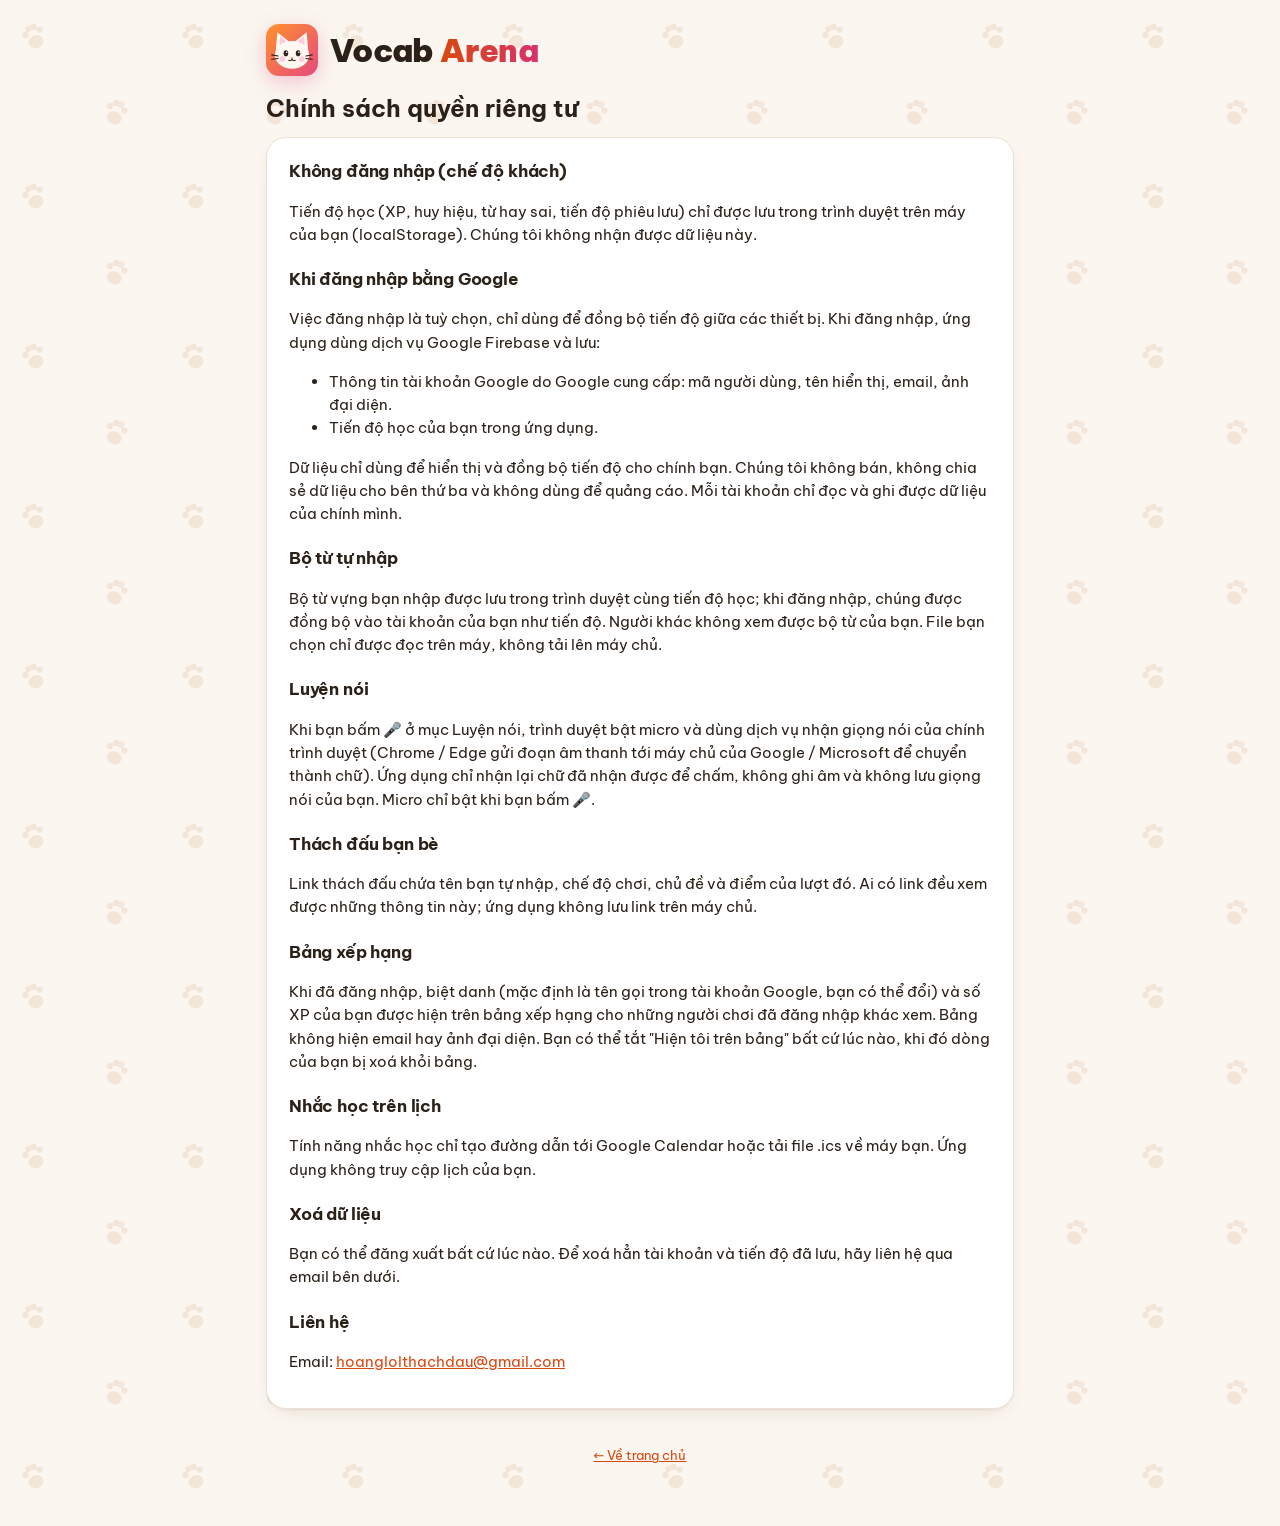
<file: privacy.html>
<!doctype html>
<html lang="vi">
<head>
<meta charset="utf-8">
<meta name="viewport" content="width=device-width, initial-scale=1">
<title>Chính sách quyền riêng tư · Vocab Arena</title>
<link rel="icon" href="icon.svg" type="image/svg+xml">
<meta name="theme-color" content="#fbf6f0">
<script>try{var t=localStorage.getItem('ielts-vocab-arena-theme');if(t)document.documentElement.dataset.theme=t}catch(e){}</script>
<link href="https://fonts.googleapis.com/css2?family=Be+Vietnam+Pro:wght@400;600;800&display=swap" rel="stylesheet">
<link rel="stylesheet" href="css/style.css">
<style>
.doc{background:var(--card);border:1px solid var(--line);border-radius:20px;padding:20px 22px;margin-top:10px;box-shadow:var(--shadow)}
.doc h2{font-size:17px;margin:20px 0 6px}.doc h2:first-child{margin-top:0}
.doc p,.doc li{font-size:15px}.doc a{color:var(--accent)}
</style>
</head>
<body>
<div class="wrap">
  <header><a class="brand" href="index.html" style="text-decoration:none;color:inherit"><img class="brand-ic" src="icon.svg" alt=""><span class="logo">Vocab <span>Arena</span></span></a></header>
  <h1 style="font-size:24px;margin:8px 0 0">Chính sách quyền riêng tư</h1>
  <div class="doc">
    <h2>Không đăng nhập (chế độ khách)</h2>
    <p>Tiến độ học (XP, huy hiệu, từ hay sai, tiến độ phiêu lưu) chỉ được lưu trong trình duyệt trên máy của bạn (localStorage). Chúng tôi không nhận được dữ liệu này.</p>
    <h2>Khi đăng nhập bằng Google</h2>
    <p>Việc đăng nhập là tuỳ chọn, chỉ dùng để đồng bộ tiến độ giữa các thiết bị. Khi đăng nhập, ứng dụng dùng dịch vụ Google Firebase và lưu:</p>
    <ul>
      <li>Thông tin tài khoản Google do Google cung cấp: mã người dùng, tên hiển thị, email, ảnh đại diện.</li>
      <li>Tiến độ học của bạn trong ứng dụng.</li>
    </ul>
    <p>Dữ liệu chỉ dùng để hiển thị và đồng bộ tiến độ cho chính bạn. Chúng tôi không bán, không chia sẻ dữ liệu cho bên thứ ba và không dùng để quảng cáo. Mỗi tài khoản chỉ đọc và ghi được dữ liệu của chính mình.</p>
    <h2>Bộ từ tự nhập</h2>
    <p>Bộ từ vựng bạn nhập được lưu trong trình duyệt cùng tiến độ học; khi đăng nhập, chúng được đồng bộ vào tài khoản của bạn như tiến độ. Người khác không xem được bộ từ của bạn. File bạn chọn chỉ được đọc trên máy, không tải lên máy chủ.</p>
    <h2>Luyện nói</h2>
    <p>Khi bạn bấm 🎤 ở mục Luyện nói, trình duyệt bật micro và dùng dịch vụ nhận giọng nói của chính trình duyệt (Chrome / Edge gửi đoạn âm thanh tới máy chủ của Google / Microsoft để chuyển thành chữ). Ứng dụng chỉ nhận lại chữ đã nhận được để chấm, không ghi âm và không lưu giọng nói của bạn. Micro chỉ bật khi bạn bấm 🎤.</p>
    <h2>Thách đấu bạn bè</h2>
    <p>Link thách đấu chứa tên bạn tự nhập, chế độ chơi, chủ đề và điểm của lượt đó. Ai có link đều xem được những thông tin này; ứng dụng không lưu link trên máy chủ.</p>
    <h2>Bảng xếp hạng</h2>
    <p>Khi đã đăng nhập, biệt danh (mặc định là tên gọi trong tài khoản Google, bạn có thể đổi) và số XP của bạn được hiện trên bảng xếp hạng cho những người chơi đã đăng nhập khác xem. Bảng không hiện email hay ảnh đại diện. Bạn có thể tắt "Hiện tôi trên bảng" bất cứ lúc nào, khi đó dòng của bạn bị xoá khỏi bảng.</p>
    <h2>Nhắc học trên lịch</h2>
    <p>Tính năng nhắc học chỉ tạo đường dẫn tới Google Calendar hoặc tải file .ics về máy bạn. Ứng dụng không truy cập lịch của bạn.</p>
    <h2>Xoá dữ liệu</h2>
    <p>Bạn có thể đăng xuất bất cứ lúc nào. Để xoá hẳn tài khoản và tiến độ đã lưu, hãy liên hệ qua email bên dưới.</p>
    <h2>Liên hệ</h2>
    <p>Email: <a href="mailto:hoanglolthachdau@gmail.com">hoanglolthachdau@gmail.com</a></p>
  </div>
  <footer><a href="index.html">← Về trang chủ</a></footer>
</div>
</body>
</html>
</file>
<file: css/style.css>
:root{
  color-scheme:light;
    --bg:#fbf6f0; --card:#ffffff; --card2:#fff8f1; --ink:#2b2118; --muted:#7a6c61; --line:#eee2d6;
    --accent:#d9480f; --accent-soft:#ffe8d6; --accent-ink:#a63a08; --on-accent:#ffffff;
    --pink:#d6336c; --yellow:#f59f00; --yellow-soft:#fff3bf; --yellow-ink:#a35d00;
    --good:#2b8a3e; --good-soft:#d3f9d8; --bad:#e03131; --bad-soft:#ffe3e3;
    --shadow:0 1px 2px rgba(80,50,20,.06),0 8px 22px -12px rgba(80,50,20,.22); --press:0 3px 0 #eadbcc;
    --paw:url("data:image/svg+xml,%3Csvg xmlns='http://www.w3.org/2000/svg' width='160' height='160'%3E%3Cg fill='%23f3e6d8'%3E%3Cg transform='translate(34 36) rotate(-20)'%3E%3Cellipse cy='6' rx='7.5' ry='6.5'/%3E%3Ccircle cx='-7.5' cy='-4' r='3.2'/%3E%3Ccircle cx='-2.6' cy='-8.6' r='3.2'/%3E%3Ccircle cx='2.6' cy='-8.6' r='3.2'/%3E%3Ccircle cx='7.5' cy='-4' r='3.2'/%3E%3C/g%3E%3Cg transform='translate(116 112) rotate(18)'%3E%3Cellipse cy='6' rx='7.5' ry='6.5'/%3E%3Ccircle cx='-7.5' cy='-4' r='3.2'/%3E%3Ccircle cx='-2.6' cy='-8.6' r='3.2'/%3E%3Ccircle cx='2.6' cy='-8.6' r='3.2'/%3E%3Ccircle cx='7.5' cy='-4' r='3.2'/%3E%3C/g%3E%3C/g%3E%3C/svg%3E");
}
@media (prefers-color-scheme: dark){
  :root:not([data-theme="light"]){
    color-scheme:dark;
    --bg:#17120e; --card:#221b16; --card2:#2a211b; --ink:#f6eee6; --muted:#b5a698; --line:#3a2f27;
    --accent:#ff922b; --accent-soft:#3d2615; --accent-ink:#ffb77a; --on-accent:#24150a;
    --pink:#f06595; --yellow:#fcc419; --yellow-soft:#3a2e10; --yellow-ink:#ffd43b;
    --good:#69db7c; --good-soft:#15301c; --bad:#ff6b6b; --bad-soft:#3d1717;
    --shadow:0 8px 22px -12px rgba(0,0,0,.7); --press:0 3px 0 #0d0a08;
    --paw:url("data:image/svg+xml,%3Csvg xmlns='http://www.w3.org/2000/svg' width='160' height='160'%3E%3Cg fill='%23201913'%3E%3Cg transform='translate(34 36) rotate(-20)'%3E%3Cellipse cy='6' rx='7.5' ry='6.5'/%3E%3Ccircle cx='-7.5' cy='-4' r='3.2'/%3E%3Ccircle cx='-2.6' cy='-8.6' r='3.2'/%3E%3Ccircle cx='2.6' cy='-8.6' r='3.2'/%3E%3Ccircle cx='7.5' cy='-4' r='3.2'/%3E%3C/g%3E%3Cg transform='translate(116 112) rotate(18)'%3E%3Cellipse cy='6' rx='7.5' ry='6.5'/%3E%3Ccircle cx='-7.5' cy='-4' r='3.2'/%3E%3Ccircle cx='-2.6' cy='-8.6' r='3.2'/%3E%3Ccircle cx='2.6' cy='-8.6' r='3.2'/%3E%3Ccircle cx='7.5' cy='-4' r='3.2'/%3E%3C/g%3E%3C/g%3E%3C/svg%3E");
  }
}
:root[data-theme="dark"]{
  color-scheme:dark;
    --bg:#17120e; --card:#221b16; --card2:#2a211b; --ink:#f6eee6; --muted:#b5a698; --line:#3a2f27;
    --accent:#ff922b; --accent-soft:#3d2615; --accent-ink:#ffb77a; --on-accent:#24150a;
    --pink:#f06595; --yellow:#fcc419; --yellow-soft:#3a2e10; --yellow-ink:#ffd43b;
    --good:#69db7c; --good-soft:#15301c; --bad:#ff6b6b; --bad-soft:#3d1717;
    --shadow:0 8px 22px -12px rgba(0,0,0,.7); --press:0 3px 0 #0d0a08;
    --paw:url("data:image/svg+xml,%3Csvg xmlns='http://www.w3.org/2000/svg' width='160' height='160'%3E%3Cg fill='%23201913'%3E%3Cg transform='translate(34 36) rotate(-20)'%3E%3Cellipse cy='6' rx='7.5' ry='6.5'/%3E%3Ccircle cx='-7.5' cy='-4' r='3.2'/%3E%3Ccircle cx='-2.6' cy='-8.6' r='3.2'/%3E%3Ccircle cx='2.6' cy='-8.6' r='3.2'/%3E%3Ccircle cx='7.5' cy='-4' r='3.2'/%3E%3C/g%3E%3Cg transform='translate(116 112) rotate(18)'%3E%3Cellipse cy='6' rx='7.5' ry='6.5'/%3E%3Ccircle cx='-7.5' cy='-4' r='3.2'/%3E%3Ccircle cx='-2.6' cy='-8.6' r='3.2'/%3E%3Ccircle cx='2.6' cy='-8.6' r='3.2'/%3E%3Ccircle cx='7.5' cy='-4' r='3.2'/%3E%3C/g%3E%3C/g%3E%3C/svg%3E");
}
*{box-sizing:border-box}
[hidden]{display:none!important}
body{margin:0;background:var(--bg) var(--paw);color:var(--ink);font-family:"Be Vietnam Pro",system-ui,sans-serif;line-height:1.55;font-size:16px;overflow-x:hidden}
.wrap{max-width:780px;margin:0 auto;padding:0 16px 60px}
button{font:inherit;color:inherit;cursor:pointer}
.screen{display:none}.screen.show{display:block;animation:fade .25s}
@keyframes fade{from{opacity:0;transform:translateY(6px)}to{opacity:1;transform:none}}
header{padding:24px 0 6px;display:flex;justify-content:space-between;align-items:center;gap:12px}
.brand{display:flex;align-items:center;gap:12px;min-width:0}.brand-ic{width:52px;height:52px;flex:0 0 auto;filter:drop-shadow(0 6px 10px rgba(214,51,108,.25));animation:purr 4s ease-in-out infinite}
@keyframes purr{0%,90%,100%{transform:rotate(0)}93%{transform:rotate(-7deg)}96%{transform:rotate(5deg)}}
.tagline{display:block;color:var(--muted);font-size:13px;font-weight:600;margin-top:-2px}
.hbtns{display:flex;gap:8px}
.logo{font-weight:900;font-size:clamp(25px,6vw,32px);letter-spacing:-.02em;line-height:1.15}
.logo span{background:linear-gradient(90deg,var(--accent),var(--pink));-webkit-background-clip:text;background-clip:text;color:transparent}
.icon-btn{border:1px solid var(--line);background:var(--card);border-radius:14px;width:44px;height:44px;font-size:19px;box-shadow:var(--press);display:grid;place-items:center;padding:0}
.icon-btn:active{transform:translateY(2px);box-shadow:none}
.hero{background:var(--card);border:1px solid var(--line);border-radius:22px;padding:14px 16px 16px;margin-top:14px;box-shadow:var(--shadow)}
.stats{display:grid;grid-template-columns:repeat(3,1fr);gap:10px;margin:14px 0}
.hero .stats{margin:0 0 12px;gap:0}
.stat{background:var(--card);border:1px solid var(--line);border-radius:16px;padding:12px;text-align:center;box-shadow:var(--shadow)}
.stat b{display:block;font-size:24px;font-weight:900}
.hero .stat{border:0;box-shadow:none;border-radius:0;padding:4px 6px;background:none}.hero .stat+.stat{border-left:1px solid var(--line)}
.stat small{color:var(--muted);font-size:13px}
.level{background:var(--card2);border:1px solid var(--line);border-radius:14px;padding:10px 14px}
.level .row{display:flex;justify-content:space-between;font-weight:700;font-size:14px}
.bar{height:12px;background:color-mix(in srgb,var(--line) 80%,var(--bg));border-radius:999px;overflow:hidden;margin-top:8px}
.bar i{display:block;height:100%;width:0;background:linear-gradient(90deg,var(--accent),var(--pink));border-radius:999px;transition:width .4s}
h2{font-size:18px;margin:28px 0 10px;letter-spacing:-.01em}
.chips{display:flex;flex-wrap:wrap;gap:8px}
.chip{border:1.5px solid var(--line);background:var(--card);border-radius:999px;padding:6px 13px;font-size:14px;font-weight:600;transition:background .15s,border-color .15s}
.chip:hover{border-color:color-mix(in srgb,var(--accent) 50%,var(--line))}
.chip.on{background:var(--accent-soft);border-color:var(--accent);color:var(--accent-ink)}
.chip.wrongbank.on{background:color-mix(in srgb,var(--pink) 15%,var(--card));border-color:var(--pink);color:var(--pink)}
.modes{display:grid;grid-template-columns:repeat(auto-fit,minmax(160px,1fr));gap:12px}
.mode{--tint:var(--accent);border:1.5px solid var(--line);background:var(--card);border-radius:20px;padding:16px;text-align:left;box-shadow:var(--shadow);transition:transform .12s,border-color .12s}
.mode[data-mode=fill]{--tint:#1c7ed6}.mode[data-mode=col]{--tint:#2f9e44}.mode[data-mode=syn]{--tint:#e64980}.mode[data-mode=mix]{--tint:#7048e8;grid-column:1/-1}
.mode:hover{transform:translateY(-2px);border-color:var(--tint)}
.mode:active{transform:translateY(2px);box-shadow:none}
.mode .e{font-size:26px;width:48px;height:48px;border-radius:14px;display:grid;place-items:center;background:color-mix(in srgb,var(--tint) 16%,transparent)}
.mode b{display:block;font-size:17px;margin:6px 0 2px}
.mode span{color:var(--muted);font-size:13px}
.badges{display:grid;grid-template-columns:repeat(auto-fill,minmax(104px,1fr));gap:8px}
.badge{background:var(--card);border:1px solid var(--line);border-radius:16px;padding:10px 8px;text-align:center}
.badge .e{font-size:26px;line-height:1.3}
.badge b{display:block;font-size:13px;line-height:1.3}
.badge small{color:var(--muted);font-size:11px;line-height:1.3;display:block;margin-top:2px}
.badge.locked{opacity:.45;filter:grayscale(1);background:transparent;border-style:dashed}
/* game */
.topbar{display:flex;align-items:center;gap:10px;padding:20px 0 10px}
.topbar .bar{flex:1;margin:0}
.quit{border:0;background:transparent;font-size:22px;color:var(--muted);padding:4px}
.hud{display:flex;justify-content:space-between;align-items:center;margin:4px 0 14px;font-weight:700}
.combo{background:var(--yellow-soft);color:var(--yellow-ink);padding:4px 12px;border-radius:999px;font-size:14px;transition:transform .15s}
.combo.pop{transform:scale(1.25)}
.score{font-size:20px;font-weight:900}
.qcard{background:var(--card);border:1px solid var(--line);border-radius:22px;padding:24px 20px;box-shadow:var(--shadow);text-align:center}
.qtype{font-size:12px;font-weight:800;letter-spacing:.08em;text-transform:uppercase;color:var(--pink)}
.qmain{font-size:clamp(24px,6vw,32px);font-weight:900;margin:10px 0 4px;word-break:break-word}
.qmain.sentence{font-size:clamp(18px,4.5vw,21px);font-weight:600;line-height:1.6}
.blank{display:inline-block;min-width:80px;border-bottom:3px solid var(--accent);color:var(--accent)}
.qsub{color:var(--muted);font-size:15px}
.qhint{margin-top:10px;font-size:14px;color:var(--muted)}
.opts{display:grid;gap:10px;margin-top:16px}
.opt{border:2px solid var(--line);background:var(--card);border-radius:16px;padding:14px 16px;text-align:left;font-weight:600;font-size:16px;box-shadow:var(--press);display:flex;gap:12px;align-items:center}
.opt .k{flex:0 0 26px;height:26px;border-radius:8px;border:1px solid var(--line);display:grid;place-items:center;font-size:13px;color:var(--muted)}
.opt:hover:not(:disabled){border-color:var(--accent)}
.opt.right{border-color:var(--good);background:var(--good-soft)}
.opt.wrong{border-color:var(--bad);background:var(--bad-soft);animation:shake .35s}
@keyframes shake{25%{transform:translateX(-6px)}75%{transform:translateX(6px)}}
.type{display:flex;gap:8px;margin-top:16px}
.type input{flex:1;min-width:0;border:2px solid var(--line);background:var(--card);color:var(--ink);border-radius:14px;padding:13px 14px;font:inherit;font-size:17px;font-weight:600}
.type input:focus{outline:none;border-color:var(--accent)}
.type input.right{border-color:var(--good);background:var(--good-soft)}
.type input.wrong{border-color:var(--bad);background:var(--bad-soft);animation:shake .35s}
.btn{border:0;background:var(--accent);color:var(--on-accent);border-radius:14px;padding:13px 20px;font-weight:800;box-shadow:0 4px 0 color-mix(in srgb,var(--accent) 60%,#000)}
.btn:active{transform:translateY(3px);box-shadow:none}
.btn.ghost{background:var(--card);color:var(--ink);border:1px solid var(--line);box-shadow:var(--press)}
.feedback{margin-top:14px;border-radius:18px;padding:16px;display:none;text-align:left}
.feedback.show{display:block;animation:fade .2s}
.feedback.ok{background:var(--good-soft)}
.feedback.no{background:var(--bad-soft)}
.feedback .t{font-weight:900;font-size:18px}
.feedback.ok .t{color:var(--good)} .feedback.no .t{color:var(--bad)}
.feedback .ex{margin-top:6px;font-size:15px}
.feedback .ex b{color:var(--accent)}
.feedback .btn{width:100%;margin-top:12px}
.plus{position:fixed;font-weight:900;color:var(--yellow);font-size:22px;pointer-events:none;animation:float 0.9s forwards;z-index:30}
@keyframes float{to{transform:translateY(-60px);opacity:0}}
/* result */
.result{text-align:center;padding-top:30px}
.result .big{font-size:64px;line-height:1}
.result h1{font-size:30px;margin:10px 0 4px}
.rgrid{display:grid;grid-template-columns:repeat(3,1fr);gap:10px;margin:20px 0}
.review{text-align:left}
.review .it{background:var(--card);border:1px solid var(--line);border-radius:14px;padding:10px 14px;margin-bottom:8px}
.review .it b{color:var(--accent)}
.actions{display:flex;gap:10px;justify-content:center;flex-wrap:wrap;margin-top:18px}
/* toast & confetti */
.toast{position:fixed;left:50%;top:16px;transform:translateX(-50%) translateY(-120%);background:var(--ink);color:var(--bg);padding:12px 18px;border-radius:14px;font-weight:700;z-index:40;transition:transform .35s;max-width:calc(100% - 32px);text-align:center}
.toast.show{transform:translateX(-50%) translateY(0)}
.cf{position:fixed;top:-12px;width:9px;height:14px;border-radius:2px;z-index:35;pointer-events:none;animation:fall linear forwards}
@keyframes fall{to{transform:translateY(105vh) rotate(720deg)}}
.empty{color:var(--muted);font-size:14px}
footer{color:var(--muted);font-size:13px;text-align:center;margin-top:36px;line-height:1.6}
/* ===== boss adventure ===== */
.adv{display:flex;align-items:center;gap:14px;width:100%;margin-top:16px;border:0;border-radius:22px;padding:18px;text-align:left;color:#fff;background:radial-gradient(circle at 92% 20%,rgba(255,255,255,.22),transparent 40%),linear-gradient(135deg,#e8590c,#c2255c 55%,#6741d9);box-shadow:0 5px 0 #7a1f3d;transition:transform .1s}
.adv:hover{transform:translateY(-2px)}.adv:active{transform:translateY(3px);box-shadow:none}
.adv .e{font-size:44px;line-height:1}.adv b{font-size:19px;display:block}.adv span{font-size:13px;opacity:.92}
.mapbar{display:flex;gap:8px;flex-wrap:wrap;margin:6px 0}
.pill{background:var(--card);border:1px solid var(--line);border-radius:999px;padding:6px 12px;font-weight:700;font-size:14px}
.stages{display:grid;grid-template-columns:repeat(auto-fill,minmax(150px,1fr));gap:12px}
.stage{border:2px solid var(--line);background:var(--card);border-radius:18px;padding:14px 10px;text-align:center;box-shadow:var(--shadow)}
.stage .e{font-size:40px;line-height:1.15}
.stage b{display:block;font-size:14px;margin-top:6px;line-height:1.3}
.stage small{display:block;color:var(--muted);font-size:12px;line-height:1.4}
.stage .stars{color:var(--yellow);letter-spacing:2px;font-size:16px}
.stage.locked{opacity:.45;cursor:not-allowed}
.stage.boss{border-color:var(--yellow);background:linear-gradient(160deg,var(--yellow-soft),var(--card) 70%)}
.stage.final{grid-column:1/-1;background:linear-gradient(135deg,var(--accent-soft),var(--yellow-soft))}
.stage:not(.locked):hover{border-color:var(--accent)}
.stage.cur{border-color:var(--pink);animation:glow 1.6s ease-in-out infinite}
@keyframes glow{50%{box-shadow:0 0 0 4px color-mix(in srgb,var(--pink) 30%,transparent)}}
.shop{display:grid;gap:10px}
.shopit{display:flex;align-items:center;gap:12px;background:var(--card);border:1px solid var(--line);border-radius:16px;padding:12px 14px}
.shopit .e{font-size:28px}.shopit>div{flex:1;min-width:0}.shopit small{color:var(--muted);display:block;font-size:13px}
.shopit .btn{padding:9px 14px;font-size:14px;white-space:nowrap}
.btn:disabled{opacity:.4;cursor:not-allowed}
.arena{background:linear-gradient(180deg,var(--accent-soft),var(--card));border:1px solid var(--line);border-radius:24px;padding:16px;position:relative;overflow:hidden}
.bossrow,.merow{display:flex;align-items:center;gap:14px}
.merow{margin-top:14px}
.boss{font-size:76px;line-height:1;animation:bob 2s ease-in-out infinite;flex:0 0 auto}
@keyframes bob{50%{transform:translateY(-6px)}}
.boss.hit{animation:hit .4s}
@keyframes hit{0%{filter:brightness(3)}20%{transform:translateX(-10px) rotate(-8deg)}40%{transform:translateX(10px) rotate(8deg)}60%{transform:translateX(-6px)}100%{transform:none;filter:none}}
.boss.atk{animation:lunge .45s}
@keyframes lunge{40%{transform:scale(1.35) translateY(16px)}100%{transform:none}}
.boss.dead{animation:die .9s forwards}
@keyframes die{to{transform:scale(0) rotate(360deg);opacity:0}}
.boss.enraged{filter:drop-shadow(0 0 12px #ef4444)}
.me{font-size:38px;flex:0 0 auto}
.me.hurt{animation:shake .35s}
.binfo{flex:1;min-width:0}
.binfo b{font-size:16px}
.tag{font-size:11px;font-weight:800;background:var(--bad);color:var(--on-accent);padding:2px 8px;border-radius:999px;margin-left:6px;display:none;vertical-align:middle}
.tag.show{display:inline-block}
.hpbar{height:14px;background:var(--line);border-radius:999px;overflow:hidden;margin-top:6px}
.hpbar i{display:block;height:100%;border-radius:999px;transition:width .4s}
.boss-hp i{background:linear-gradient(90deg,#ef4444,#f97316)}
.me-hp i{background:linear-gradient(90deg,#22c55e,#84cc16)}
.hptxt{font-size:12px;font-weight:700;color:var(--muted);margin-top:2px}
.bubble{background:var(--card);border:1px solid var(--line);border-radius:12px;padding:6px 10px;font-size:13px;margin-top:8px;font-style:italic}
.status{font-size:16px}
.items{display:flex;gap:8px;margin:12px 0;overflow-x:auto;padding-bottom:4px}
.itm{flex:1 0 auto;border:1px solid var(--line);background:var(--card);border-radius:14px;padding:8px 12px;font-weight:800;font-size:15px;box-shadow:var(--press)}
.itm:disabled{opacity:.35;cursor:not-allowed}
.itm small{display:block;font-size:11px;font-weight:600;color:var(--muted)}
.timer{height:7px;background:var(--line);border-radius:999px;overflow:hidden;margin-top:12px}
.timer i{display:block;height:100%;background:var(--yellow);width:100%}
.timer i.low{background:var(--bad)}
.dmg{position:absolute;font-weight:900;font-size:28px;pointer-events:none;animation:float 1s forwards;z-index:5;text-shadow:0 2px 0 rgba(0,0,0,.25)}
.flash{position:fixed;inset:0;background:#ef4444;opacity:0;pointer-events:none;z-index:30;transition:opacity .15s}
.flash.on{opacity:.28}
.diff{font-size:12px;font-weight:700;color:var(--muted);margin-top:4px}
.opt.gone{opacity:.2;pointer-events:none}
.chest{font-size:110px;line-height:1;border:0;background:transparent;animation:wobble 1.2s ease-in-out infinite;margin:14px auto 0;display:block}
.chest.gold{filter:drop-shadow(0 0 18px #f59e0b)}
@keyframes wobble{25%{transform:rotate(-8deg)}75%{transform:rotate(8deg)}}
.chest.open{animation:pop .45s forwards}
@keyframes pop{50%{transform:scale(1.4)}100%{transform:scale(0);opacity:0}}
.rewards{display:flex;flex-wrap:wrap;gap:10px;justify-content:center;margin:14px 0}
.reward{background:var(--card);border:2px solid var(--yellow);border-radius:16px;padding:12px 14px;min-width:96px;text-align:center;animation:fade .4s backwards;font-weight:800}
.reward .e{font-size:32px;display:block}
.bigstars{font-size:40px;color:var(--yellow);letter-spacing:6px}
.bigstars .off{color:var(--line)}
/* ===== pronunciation ===== */
.spk{border:0;background:var(--accent-soft);color:var(--accent);border-radius:999px;width:30px;height:30px;padding:0;margin-left:6px;font-size:15px;line-height:1;vertical-align:middle;display:inline-grid;place-items:center}
.spk:hover{filter:brightness(.95)}
.spk:active{transform:scale(.9)}
.qmain .spk{width:40px;height:40px;font-size:20px;margin-left:8px}
.ipa{font-family:"Segoe UI","Helvetica Neue",Arial,system-ui,sans-serif;font-weight:500;color:var(--muted)}
.feedback .ex .ipa,.review .ipa{font-size:14px}
/* ===== account / cloud sync ===== */
.acct{display:flex;align-items:center;gap:12px;background:var(--card);border:1px solid var(--line);border-radius:16px;padding:12px 14px;margin:14px 0 0;box-shadow:var(--shadow)}
.acct:empty{display:none}
.acct-txt{flex:1;min-width:0}
.acct-txt b{display:block;font-size:15px;overflow:hidden;text-overflow:ellipsis;white-space:nowrap}
.acct-txt small{color:var(--muted);font-size:13px;display:block}
.acct .btn{padding:9px 14px;font-size:14px;white-space:nowrap}
.ava{flex:0 0 40px;width:40px;height:40px;border-radius:50%;object-fit:cover;display:grid;place-items:center;background:var(--accent-soft);font-size:22px}
footer a{color:var(--accent)}
/* ===== 2D battle scene ===== */
#scene{display:none}
/* pinned while the page scrolls to the answer, so the animation stays visible; HP bars are drawn on the canvas */
.arena.scene{position:sticky;top:0;z-index:5;padding:6px 0;border:0;border-radius:0;background:var(--bg);overflow:visible}
.arena.scene #scene{display:block;width:100%;max-width:600px;margin:0 auto;aspect-ratio:2/1;border-radius:16px;background:#f3dfc1;box-shadow:var(--shadow)}
.arena.scene .bossrow,.arena.scene .merow{display:none}
/* ===== spaced repetition, reminder, flashcards ===== */
.board-btn{display:flex;align-items:center;gap:12px;width:100%;margin-top:12px;background:var(--card);border:1.5px solid var(--line);border-radius:18px;padding:12px 16px;text-align:left;box-shadow:var(--shadow)}
.board-btn:hover{border-color:var(--yellow)}
.board-btn .e{font-size:26px;width:46px;height:46px;flex:0 0 auto;border-radius:14px;display:grid;place-items:center;background:var(--yellow-soft)}.deck-btn .e{background:var(--accent-soft)}.board-btn span:nth-child(2){flex:1}.board-btn b{display:block}.board-btn small{color:var(--muted);font-size:13px}.board-btn .go{font-size:26px;color:var(--muted)}
.srs{background:var(--card);border:1px solid var(--line);border-radius:18px;padding:14px;box-shadow:var(--shadow)}
.srs-stats{display:grid;grid-template-columns:repeat(3,1fr);gap:8px;text-align:center}
.srs-stats b{display:block;font-size:24px;font-weight:900}.srs-stats div:first-child b{color:var(--pink)}
.srs-stats small{color:var(--muted);font-size:12px}
.srs-btns{display:flex;gap:10px;flex-wrap:wrap;margin:12px 0 8px}.srs-btns .btn{flex:1 1 150px;text-align:center;text-decoration:none}
.srs>small{display:block;line-height:1.45}
.link-btn{border:0;background:none;color:var(--accent);font-weight:700;padding:10px 2px;font-size:15px}
.remind{background:var(--card);border:1px dashed var(--line);border-radius:16px;padding:12px 14px}
.remind label{font-weight:700;display:flex;align-items:center;gap:10px}
.remind input{font:inherit;font-weight:700;border:2px solid var(--line);border-radius:10px;padding:6px 10px;background:var(--card);color:var(--ink)}
.fcard{position:relative;background:var(--card);border:2px solid var(--line);border-radius:22px;padding:28px 20px;min-height:230px;text-align:center;box-shadow:var(--shadow);cursor:pointer;margin-top:6px}
.fcard.flip{animation:cardflip .35s}
@keyframes cardflip{50%{transform:perspective(600px) rotateX(14deg) scale(.97)}}
.fcard .back{border-top:2px dashed var(--line);margin-top:16px;padding-top:14px;animation:fade .3s}
.fcard .ex{color:var(--muted);margin-top:8px}.fcard .ex b{color:var(--accent)}
.fcard .big{font-size:56px}
.qmain.small{font-size:clamp(20px,5vw,24px)}
.grades{display:grid;grid-template-columns:repeat(3,1fr);gap:10px;margin-top:16px}
.grade{display:flex;flex-direction:column;align-items:center;gap:2px;padding:12px 8px}
.grade small{font-size:12px;font-weight:600;opacity:.85}
.grade{color:var(--on-accent)}
.grade.g0{background:var(--bad);box-shadow:0 4px 0 color-mix(in srgb,var(--bad) 60%,#000)}
.grade.g1{background:var(--accent)}
.grade.g2{background:var(--good);box-shadow:0 4px 0 color-mix(in srgb,var(--good) 60%,#000)}
/* ===== leaderboard ===== */
.board-me{flex-wrap:wrap}
.lb-name{flex:1 1 180px;display:flex;align-items:center;gap:8px;font-weight:700;font-size:14px}
.lb-name input{flex:1;min-width:0;font:inherit;border:2px solid var(--line);border-radius:10px;padding:7px 10px;background:var(--card);color:var(--ink)}
.lb-on{font-size:14px;display:flex;align-items:center;gap:6px}
.board{list-style:none;padding:0;margin:14px 0 0;display:grid;gap:8px}
.board li{display:flex;align-items:center;gap:12px;background:var(--card);border:1px solid var(--line);border-radius:14px;padding:10px 14px}
.board li.mine{border:2px solid var(--accent);background:var(--accent-soft)}
.board li.empty{justify-content:center}
.board .rk{width:30px;text-align:center;font-weight:900;font-size:18px}
.board .nm{flex:1;min-width:0;overflow:hidden;text-overflow:ellipsis;white-space:nowrap;font-weight:700}
.board .nm small{color:var(--muted);font-weight:600}

/* ===== imported decks ===== */
.chip.deckchip{border-style:dashed}.chip.deckchip.on{border-style:solid}
.decklist{display:grid;gap:10px}
.deck{background:var(--card);border:1px solid var(--line);border-radius:18px;padding:12px 14px;box-shadow:var(--shadow)}
.deck-h{display:flex;align-items:center;gap:12px}.deck-h>div{flex:1;min-width:0}
.deck-h b{display:block;overflow:hidden;text-overflow:ellipsis;white-space:nowrap}.deck-h small{color:var(--muted);font-size:13px}
.deck-h .btn{padding:9px 14px;font-size:14px;white-space:nowrap}
.deck-acts{display:flex;flex-wrap:wrap;gap:6px;margin-top:10px}.deck-acts .chip{padding:5px 10px;font-size:13px}
.deck-items{list-style:none;margin:10px 0 0;padding:0;max-height:320px;overflow:auto;font-size:14px;border:1px solid var(--line);border-radius:12px}
.deck-items li{display:grid;grid-template-columns:24px minmax(0,1.15fr) minmax(0,1.2fr) 28px;gap:8px;align-items:center;padding:7px 10px;border-bottom:1px solid var(--line)}
.deck-items li:last-child{border-bottom:0}.deck-items li:nth-child(even){background:color-mix(in srgb,var(--bg) 60%,transparent)}
.deck-items .n{color:var(--muted);font-size:12px;text-align:right}
.deck-items .t b{display:block;overflow-wrap:break-word;hyphens:auto}.deck-items .t .ipa{display:block;font-size:12px}
.deck-items .m{line-height:1.4;overflow-wrap:anywhere}
.deck-items .spk{width:26px;height:26px;font-size:13px;margin:0}
.imp-row{display:flex;gap:8px;flex-wrap:wrap;margin-bottom:10px}
.imp select,.imp input:not([type=file]),.imp textarea{font:inherit;font-size:15px;border:2px solid var(--line);border-radius:12px;padding:9px 11px;background:var(--card);color:var(--ink);min-width:0}
.imp-row select,.imp-row input{flex:1 1 180px}
.imp textarea{display:block;width:100%;resize:vertical;margin-bottom:10px;font-size:14px}
.file-btn{display:inline-block;cursor:pointer;padding:9px 14px;font-size:14px;flex:1 1 180px;text-align:center}
.tbl{overflow-x:auto;border:1px solid var(--line);border-radius:12px}
.tbl table{border-collapse:collapse;width:100%;font-size:13px}
.tbl th,.tbl td{padding:6px 8px;border-bottom:1px solid var(--line);text-align:left;vertical-align:top}
.tbl th{color:var(--muted);font-weight:700}.tbl tr:last-child td{border-bottom:0}
#arenaBtn{margin:16px 0 4px}
.ai{border:1px dashed var(--line);border-radius:12px;padding:10px 12px;margin-bottom:10px;font-size:14px}
.ai summary{cursor:pointer;font-weight:700;color:var(--accent)}
.ai ol{margin:8px 0;padding-left:20px;line-height:1.5}
.ai pre{white-space:pre-wrap;word-break:break-word;background:var(--bg);border:1px solid var(--line);border-radius:10px;padding:10px;font-size:12.5px;max-height:220px;overflow:auto;margin:0 0 10px}
.ai .btn{padding:9px 14px;font-size:14px}
.deck-btn{margin-top:0;border-style:dashed;border-color:color-mix(in srgb,var(--accent) 70%,var(--line))}.deck-btn:hover{border-style:solid;border-color:var(--accent)}
/* ===== theme polish ===== */
:focus-visible{outline:3px solid color-mix(in srgb,var(--accent) 55%,transparent);outline-offset:2px}
input,select,textarea{accent-color:var(--accent)}
@media (min-width:720px){.hero{display:grid;grid-template-columns:1.25fr 1fr;gap:16px;align-items:center}.hero .stats{margin:0}}
@media (prefers-reduced-motion:reduce){.brand-ic{animation:none}}
@media (max-width:420px){.brand{gap:9px}.brand-ic{width:42px;height:42px}.tagline{font-size:12px}.hbtns{gap:6px}.icon-btn{width:40px;height:40px;font-size:17px}}
/* ===== cat closet ===== */
.closet-btn .e{background:color-mix(in srgb,var(--pink) 16%,transparent)}
.closet-stage{background:var(--card);border:1px solid var(--line);border-radius:22px;box-shadow:var(--shadow);padding:8px 12px 14px;text-align:center}
#closetCv{display:block;width:100%;max-width:320px;aspect-ratio:320/250;margin:0 auto}
.closet-act{min-height:46px;display:flex;flex-direction:column;align-items:center;justify-content:center;gap:4px}
.closet-act .btn{padding:11px 18px}
.closet-tabs{margin:14px 0 10px}
.citems{display:grid;grid-template-columns:repeat(auto-fill,minmax(104px,1fr));gap:8px}
.citem{background:var(--card);border:1.5px solid var(--line);border-radius:16px;padding:10px 6px;text-align:center;box-shadow:var(--press)}
.citem .e{font-size:28px;display:block;line-height:1.3}.citem b{display:block;font-size:13px;line-height:1.3}.citem small{color:var(--muted);font-size:12px;font-weight:700}
.citem.sel{border-color:var(--accent);background:var(--accent-soft)}.citem.worn small{color:var(--good)}
/* ===== listen & write ===== */
.listen-btn{margin-top:0}.listen-btn .e{background:color-mix(in srgb,#1c7ed6 16%,transparent)}
.dset{display:grid;gap:10px}
.dset label{display:grid;grid-template-columns:minmax(120px,38%) 1fr;align-items:center;gap:10px;font-weight:700;font-size:14px}
.dset select{font:inherit;font-size:15px;border:2px solid var(--line);border-radius:12px;padding:9px 11px;background:var(--card);color:var(--ink);min-width:0;width:100%}
.dset .srs-btns{margin:4px 0 0}
@media (max-width:420px){.dset label{grid-template-columns:1fr;gap:4px}}
.dplay{display:flex;align-items:center;justify-content:center;gap:14px;margin:14px 0 6px;flex-wrap:wrap}
.dbig{width:96px;height:96px;border-radius:50%;border:0;font-size:42px;background:var(--accent);color:var(--on-accent);box-shadow:0 5px 0 color-mix(in srgb,var(--accent) 60%,#000),0 0 0 8px var(--accent-soft);transition:transform .1s}
.dbig:active{transform:translateY(3px) scale(.97);box-shadow:0 2px 0 color-mix(in srgb,var(--accent) 60%,#000),0 0 0 8px var(--accent-soft)}
.dplay .btn{padding:10px 14px;font-size:14px}
.dmask{font-family:ui-monospace,Consolas,monospace;font-weight:700;letter-spacing:.05em;color:var(--ink)}
#dIn{font-family:inherit}
.ddiff{font-size:16px;margin:2px 0}.ddiff span{font-weight:800;font-size:18px;letter-spacing:.02em}
.ddiff del{color:var(--bad);text-decoration:line-through 2px}.ddiff mark.miss{background:var(--yellow-soft);color:var(--yellow-ink);border-radius:4px;padding:0 1px;text-decoration:underline 2px}
.pill:empty{display:none}
.citem{position:relative}.citem .tier{position:absolute;top:-8px;left:50%;transform:translateX(-50%);font-style:normal;font-size:10.5px;font-weight:800;padding:1px 7px;border-radius:999px;white-space:nowrap;color:#fff}
.citem.rare{border-color:#9775fa}.citem.rare .tier{background:#7048e8}
.citem.legend{border-color:var(--yellow);background:linear-gradient(160deg,var(--yellow-soft),var(--card) 65%)}.citem.legend .tier{background:linear-gradient(90deg,#f08c00,#e64980)}
.citems{padding-top:6px;row-gap:14px}
.tier-l{font-weight:800;color:var(--yellow-ink)}
/* ===== daily quests, speaking, stats, challenge ===== */
.quests{display:grid;gap:10px;padding:12px 14px}
.quest{display:flex;align-items:center;gap:12px}
.quest .e{font-size:22px;width:42px;height:42px;flex:0 0 auto;border-radius:12px;display:grid;place-items:center;background:var(--yellow-soft)}
.quest .qt{flex:1;min-width:0}.quest .qt b{font-size:14.5px}.quest .bar{height:8px;margin-top:6px}
.quest .qg{text-align:right;font-weight:800;font-size:14px;white-space:nowrap}.quest .qg small{display:block;font-weight:700;font-size:12px;color:var(--yellow-ink)}
.quest.done .qt b{color:var(--muted);text-decoration:line-through}.quest.done .bar i{background:var(--good)}.quest.done .qg small{color:var(--muted)}
.stats-btn .e{background:color-mix(in srgb,#7048e8 16%,transparent)}
.speak-btn .e{background:color-mix(in srgb,#e64980 16%,transparent)}
.dword{text-align:center;margin-top:8px}.dword .qmain{margin:4px 0}
.dbig.mic{background:var(--pink);box-shadow:0 5px 0 color-mix(in srgb,var(--pink) 60%,#000),0 0 0 8px color-mix(in srgb,var(--pink) 18%,transparent)}
.dbig.mic.on{animation:micPulse 1s ease-in-out infinite}
@keyframes micPulse{50%{box-shadow:0 5px 0 color-mix(in srgb,var(--pink) 60%,#000),0 0 0 16px color-mix(in srgb,var(--pink) 25%,transparent)}}
.dbig:disabled{opacity:.5}
.dheard{text-align:center;color:var(--muted);font-size:14.5px;min-height:22px;margin-top:8px}.dheard b{color:var(--ink)}
.chbanner{display:grid;grid-template-columns:auto 1fr;gap:6px 12px;align-items:center;margin-top:12px;padding:14px;border-radius:18px;border:2px solid var(--pink);background:linear-gradient(135deg,color-mix(in srgb,var(--pink) 12%,var(--card)),var(--card));box-shadow:var(--shadow)}
.chbanner .e{font-size:30px}.chbanner small{color:var(--muted);font-size:13.5px}.chbanner small b{color:var(--ink)}
.chbanner .srs-btns{grid-column:1/-1;margin-top:4px}
.chbox{text-align:center;margin:4px 0 14px}.chbox:empty{display:none}
.vs{display:flex;justify-content:center;align-items:center;gap:18px;margin-bottom:6px}.vs b{display:block;font-size:30px;font-weight:900}.vs small{color:var(--muted)}.vs span{font-weight:900;color:var(--pink)}
.vsr{font-weight:800;margin-bottom:10px}
.sttiles{display:grid;grid-template-columns:repeat(4,1fr);gap:8px;margin-top:14px}.sttiles .stat{padding:10px 6px}.sttiles b{display:block;font-size:17px;white-space:nowrap}.sttiles small{color:var(--muted);font-size:12px}
@media (max-width:520px){.sttiles{grid-template-columns:repeat(2,1fr)}}
.stbars{display:grid;grid-template-columns:repeat(14,1fr);gap:4px;align-items:end;height:150px}
.stbars .sb{display:flex;flex-direction:column;justify-content:flex-end;align-items:center;height:100%;min-width:0}
.stbars .sb i{display:block;width:100%;max-width:26px;min-height:2px;border-radius:6px 6px 2px 2px;background:var(--accent)}
.stbars .sb.today i{background:var(--pink)}
.stbars span{font-size:10px;font-weight:700;color:var(--muted)}.stbars small{font-size:10px;color:var(--muted);margin-top:4px;white-space:nowrap}
.stcal-wrap{display:flex;gap:6px;overflow-x:auto}
.stdays{display:grid;grid-template-rows:repeat(7,14px);gap:3px}.stdays small{font-size:10px;line-height:14px;color:var(--muted)}
.stcal{display:grid;grid-template-rows:repeat(7,14px);grid-auto-flow:column;grid-auto-columns:14px;gap:3px}
.stcal i,.stlegend i{display:block;width:14px;height:14px;border-radius:4px}
.l0{background:color-mix(in srgb,var(--line) 70%,var(--bg))}.l1{background:color-mix(in srgb,var(--accent) 30%,var(--card))}.l2{background:color-mix(in srgb,var(--accent) 55%,var(--card))}.l3{background:color-mix(in srgb,var(--accent) 80%,var(--card))}.l4{background:var(--accent)}
.stcal i.fut{background:none}
.stlegend{display:flex;align-items:center;gap:4px;margin-top:10px}.stlegend small{color:var(--muted);font-size:12px;margin:0 4px}
.sttopics{display:grid;gap:10px}.tp .row{display:flex;justify-content:space-between;gap:8px;font-weight:700;font-size:14px}.tp small{color:var(--muted);font-weight:600;white-space:nowrap}
.bar2{display:flex;height:9px;border-radius:999px;overflow:hidden;background:color-mix(in srgb,var(--line) 80%,var(--bg));margin-top:5px}
.bar2 .k{background:var(--good)}.bar2 .l{background:var(--yellow)}
.review .cnt{display:inline-block;min-width:34px;font-weight:900;color:var(--bad)}
.dself{justify-content:center;margin-top:10px}
/* streak card: the cat charges an energy wave (blue, cyan-pink from 7 days, purple from 30) */
.streak{display:grid;grid-template-columns:auto 1fr auto;gap:14px;align-items:center;margin-top:14px;padding:14px 16px;border-radius:20px;border:1px solid var(--line);background:linear-gradient(120deg,color-mix(in srgb,var(--accent) 14%,var(--card)),var(--card) 60%);box-shadow:var(--shadow)}
.streak .st b{font-size:16px}.streak .st .n{font-size:38px;font-weight:900;line-height:1;color:var(--accent);margin-right:4px;vertical-align:-4px}
.streak .st small{display:block;color:var(--muted);font-size:13.5px;margin-top:4px}
.scat{position:relative;width:76px;height:64px;border-radius:18px;background:radial-gradient(circle at 35% 50%,color-mix(in srgb,var(--accent) 30%,transparent),transparent 70%)}
.scat .c{position:absolute;left:4px;top:12px;font-size:34px;z-index:2}
.scat .orb{position:absolute;left:40px;top:24px;width:16px;height:16px;border-radius:50%;background:radial-gradient(circle,#fff,#74c0fc 45%,#4dabf7 70%,transparent 72%);box-shadow:0 0 12px #4dabf7,0 0 22px #74c0fc;z-index:1}
.scat .beam{position:absolute;left:50px;top:27px;height:10px;width:26px;border-radius:0 10px 10px 0;background:linear-gradient(90deg,#d0ebff,#4dabf7 60%,transparent);box-shadow:0 0 10px #4dabf7;transform-origin:left center}
.streak.lit .orb{animation:orb 1.2s ease-in-out infinite}.streak.lit .beam{animation:beam 1.2s ease-in-out infinite}
.streak.sl2 .orb,.streak.sl2 .beam{filter:hue-rotate(160deg) saturate(1.6)}.streak.sl3 .orb,.streak.sl3 .beam{filter:hue-rotate(250deg) saturate(2)}
.streak.off .orb,.streak.off .beam{opacity:0}.streak.off .scat{filter:grayscale(.6)}
@keyframes orb{50%{transform:scale(1.35)}}
@keyframes beam{0%{transform:scaleX(.2);opacity:.4}55%{transform:scaleX(1);opacity:1}100%{transform:scaleX(1.05);opacity:0}}
.sweek{display:flex;gap:6px}
.sd{display:grid;justify-items:center;gap:4px}.sd small{font-size:11px;font-weight:700;color:var(--muted)}.sd.today small{color:var(--ink);font-weight:900}
.sd i{display:grid;place-items:center;width:30px;height:30px;border-radius:50%;font-style:normal;font-size:16px;background:color-mix(in srgb,var(--line) 70%,var(--bg))}
.sd i.on{background:color-mix(in srgb,var(--accent) 28%,var(--card));box-shadow:inset 0 0 0 1.5px color-mix(in srgb,var(--accent) 55%,transparent)}
.sd.today i{outline:2px solid var(--accent);outline-offset:2px}.sd.fut i{opacity:.45}
@media (max-width:560px){.streak{grid-template-columns:auto 1fr}.sweek{grid-column:1/-1;justify-content:space-between}}
@media (prefers-reduced-motion:reduce){.streak.lit .orb,.streak.lit .beam{animation:none}}
.lvl{display:inline-block;font-size:11px;font-weight:800;padding:1px 6px;border-radius:6px;background:var(--yellow-soft);color:var(--yellow-ink);vertical-align:2px;font-family:inherit;letter-spacing:.3px}
.frzbtn{margin-top:8px;border:1px dashed color-mix(in srgb,#4dabf7 60%,var(--line));background:color-mix(in srgb,#4dabf7 10%,var(--card));color:var(--ink);border-radius:999px;padding:4px 12px;font:inherit;font-size:13px;font-weight:700;cursor:pointer}
.frzbtn:hover{border-style:solid}
.petcard{display:grid;grid-template-columns:150px 1fr;gap:10px;align-items:center;margin-top:12px;padding:10px 14px;border-radius:20px;border:1px solid var(--line);background:var(--card);box-shadow:var(--shadow)}
.petcard canvas{width:150px;height:150px}
.pinfo b{font-size:16px}.pinfo .hearts{font-size:16px;letter-spacing:2px;margin:4px 0}.pinfo small{display:block;color:var(--muted);font-size:13px}.pinfo .plv{margin-top:4px;color:var(--yellow-ink);font-weight:700}
.pinfo .srs-btns{margin:10px 0 2px}.pinfo .srs-btns .btn{flex:1 1 120px;padding:9px 10px;font-size:14px}
@media (max-width:420px){.petcard{grid-template-columns:110px 1fr;padding:10px}.petcard canvas{width:110px;height:110px}}
.wotd{margin-top:12px;display:grid;gap:10px;border-left:4px solid var(--yellow)}
.wotd small{color:var(--muted);font-size:12.5px;font-weight:700}.wotd .ww{font-size:20px;margin-top:2px}.wotd .ww b{color:var(--accent-ink)}
.wotd .wm{font-weight:700}.wotd .ex{color:var(--muted);font-size:14px}.wotd .btn{justify-self:start}
.note-btn .e{background:var(--yellow-soft)}
.note{border-left:4px solid var(--yellow)}
.note .nrow{display:grid;grid-template-columns:1fr 1fr;gap:10px;margin-bottom:10px}
.note label{display:grid;gap:4px;min-width:0}.note label.nfull{grid-column:1/-1}
.note label>span{font-size:13px;font-weight:700;color:var(--muted)}.note label small{font-weight:600}
.note input,.note select{width:100%;min-width:0;font:inherit;font-size:15px;padding:10px 12px;border-radius:12px;border:1.5px solid var(--line);background:var(--card2);color:var(--ink)}
.note input:focus,.note select:focus{outline:none;border-color:var(--accent)}
.nterm{display:flex;gap:8px}.nterm input{flex:1}.nterm .btn{padding:8px 12px}
#noteHint{display:block;margin:-4px 0 10px;color:var(--accent-ink)}#noteHint:empty{display:none}
.deck-items .m small.syn{display:block;color:var(--muted);font-size:12.5px}
@media (max-width:420px){.note .nrow{grid-template-columns:1fr}}
</file>
